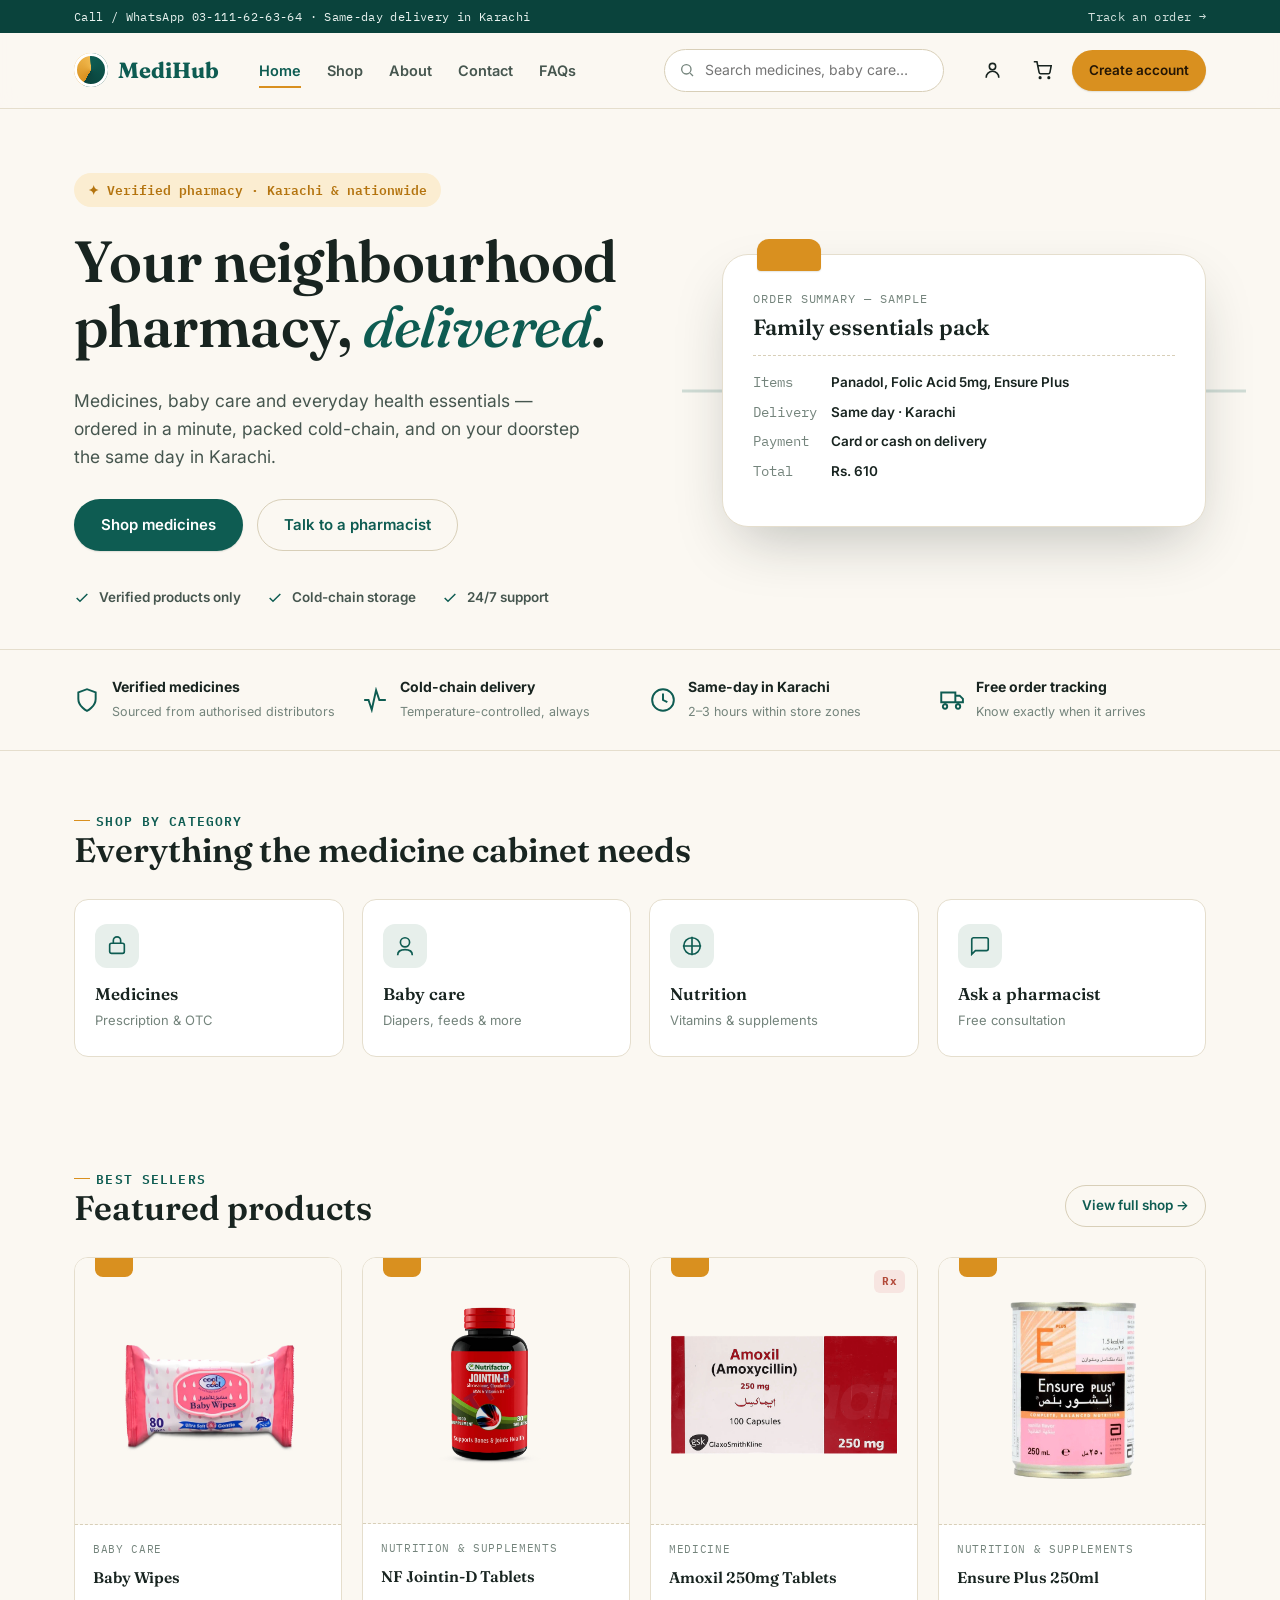
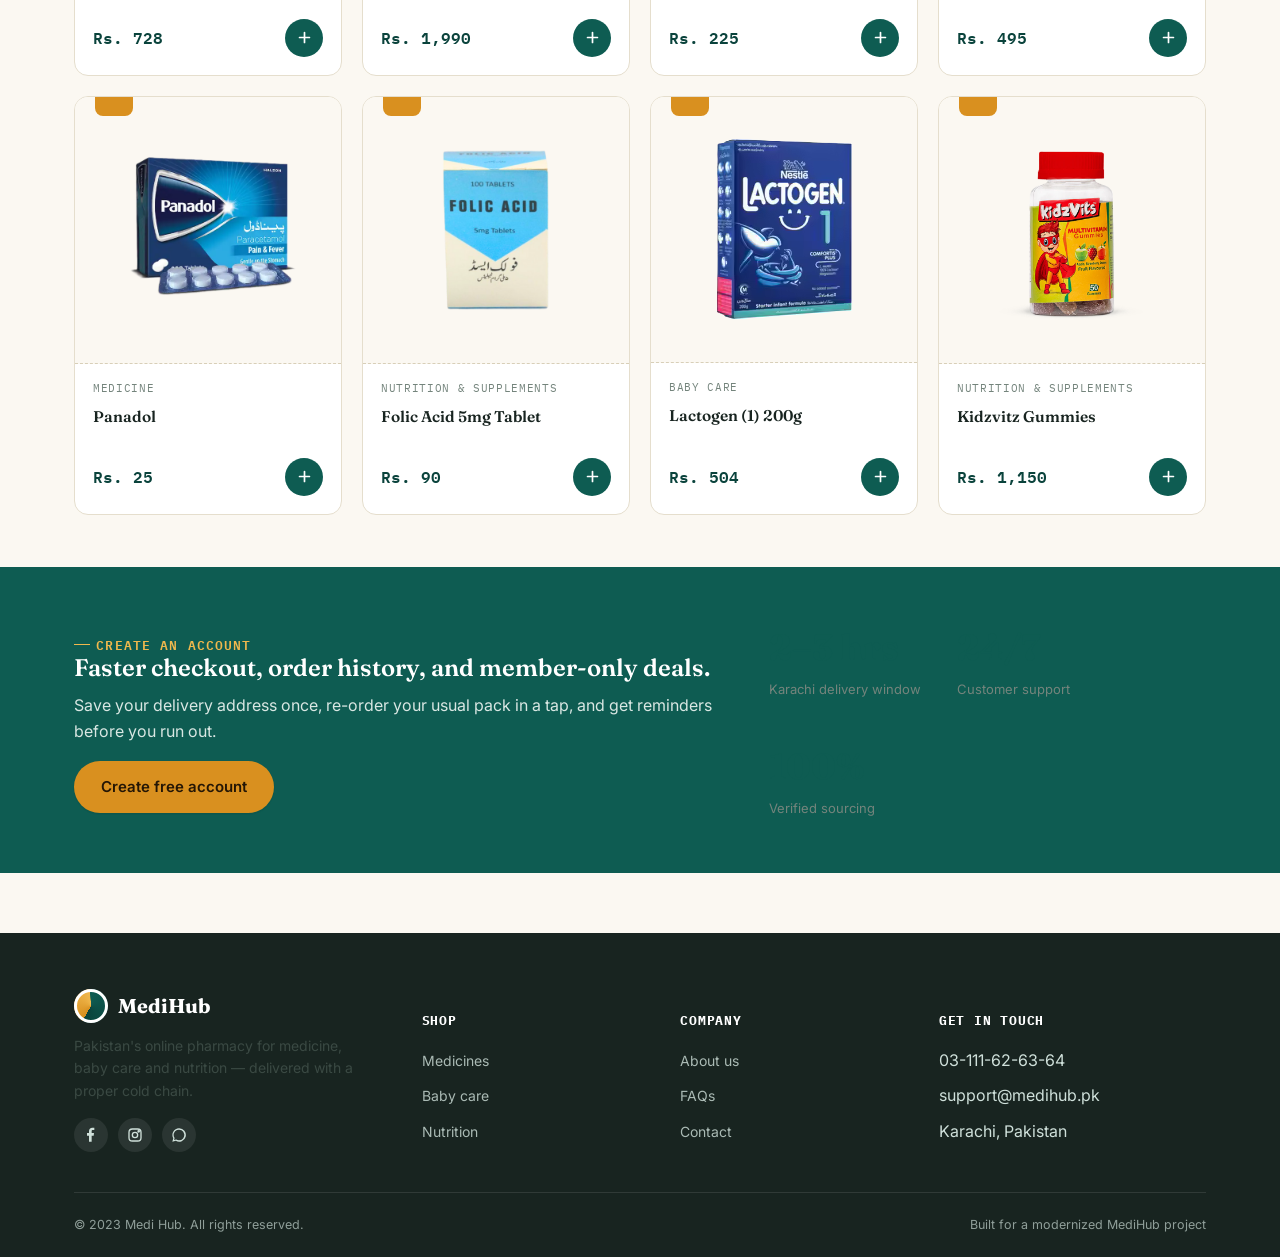
<file: index.html>
<!DOCTYPE html>
<html lang="en">
<head>
<meta charset="UTF-8">
<meta name="viewport" content="width=device-width, initial-scale=1.0">
<title>MediHub — Your Neighbourhood Pharmacy, Delivered</title>
<meta name="description" content="Order medicines, baby care and nutrition products online in Pakistan. Same-day delivery in Karachi, verified products, cold-chain storage.">
<link rel="stylesheet" href="css/styles.css">
</head>
<body>

<header class="site-header">
  <div class="nav-strip"><div class="wrap">
    <span>Call / WhatsApp 03-111-62-63-64 · Same-day delivery in Karachi</span>
    <a href="sign-in.html">Track an order →</a>
  </div></div>
  <div class="navbar wrap">
    <a href="index.html" class="brand"><span class="brand-mark" aria-hidden="true"></span>MediHub</a>
    <nav class="nav-links" aria-label="Primary">
      <a href="index.html" aria-current="page">Home</a>
      <a href="medicine.html">Shop</a>
      <a href="about.html">About</a>
      <a href="contact.html">Contact</a>
      <a href="faqs.html">FAQs</a>
    </nav>
    <form class="nav-search" role="search" onsubmit="return false;">
      <svg width="16" height="16" viewBox="0 0 24 24" fill="none" stroke="currentColor" stroke-width="2"><circle cx="11" cy="11" r="7"/><path d="M21 21l-4.3-4.3"/></svg>
      <input type="search" placeholder="Search medicines, baby care…" aria-label="Search products">
    </form>
    <div class="nav-actions">
      <a href="sign-in.html" class="icon-btn" aria-label="Account">
        <svg width="19" height="19" viewBox="0 0 24 24" fill="none" stroke="currentColor" stroke-width="2"><path d="M20 21a8 8 0 0 0-16 0"/><circle cx="12" cy="7" r="4"/></svg>
      </a>
      <a href="medicine.html" class="icon-btn" aria-label="Cart">
        <svg width="19" height="19" viewBox="0 0 24 24" fill="none" stroke="currentColor" stroke-width="2"><circle cx="9" cy="21" r="1"/><circle cx="20" cy="21" r="1"/><path d="M1 1h4l2.7 13.4a2 2 0 0 0 2 1.6h9.7a2 2 0 0 0 2-1.6L23 6H6"/></svg>
        <span class="cart-count" data-cart-count style="display:none">0</span>
      </a>
      <a href="sign-up.html" class="btn btn-amber btn-sm">Create account</a>
      <button class="icon-btn nav-toggle" data-nav-toggle aria-label="Open menu" aria-expanded="false">
        <svg width="20" height="20" viewBox="0 0 24 24" fill="none" stroke="currentColor" stroke-width="2"><path d="M3 6h18M3 12h18M3 18h18"/></svg>
      </button>
    </div>
  </div>
  <div class="mobile-panel" data-mobile-panel>
    <a href="index.html">Home</a>
    <a href="medicine.html">Shop</a>
    <a href="about.html">About</a>
    <a href="contact.html">Contact</a>
    <a href="faqs.html">FAQs</a>
    <a href="sign-in.html">Login</a>
    <a href="sign-up.html">Create account</a>
  </div>
</header>

<main>
  <section class="hero">
    <div class="wrap">
      <div>
        <span class="hero-badge">✦ Verified pharmacy · Karachi &amp; nationwide</span>
        <h1>Your neighbourhood pharmacy, <em>delivered</em>.</h1>
        <p class="hero-sub">Medicines, baby care and everyday health essentials — ordered in a minute, packed cold-chain, and on your doorstep the same day in Karachi.</p>
        <div class="hero-ctas">
          <a href="medicine.html" class="btn btn-primary">Shop medicines</a>
          <a href="contact.html" class="btn btn-ghost">Talk to a pharmacist</a>
        </div>
        <div class="trust-row">
          <span class="trust-item"><svg width="16" height="16" viewBox="0 0 24 24" fill="none" stroke="currentColor" stroke-width="2.2"><path d="M20 6 9 17l-5-5"/></svg>Verified products only</span>
          <span class="trust-item"><svg width="16" height="16" viewBox="0 0 24 24" fill="none" stroke="currentColor" stroke-width="2.2"><path d="M20 6 9 17l-5-5"/></svg>Cold-chain storage</span>
          <span class="trust-item"><svg width="16" height="16" viewBox="0 0 24 24" fill="none" stroke="currentColor" stroke-width="2.2"><path d="M20 6 9 17l-5-5"/></svg>24/7 support</span>
        </div>
      </div>
      <div class="hero-art">
        <svg class="pulse-line" viewBox="0 0 400 60" preserveAspectRatio="none" aria-hidden="true">
          <path d="M0 30 H140 L160 10 L180 50 L200 30 H400" fill="none" stroke="#0E5C52" stroke-width="2" opacity="0.35"/>
        </svg>
        <div class="label-hero">
          <p class="rx">Order summary — sample</p>
          <h3>Family essentials pack</h3>
          <hr class="divider">
          <dl>
            <dt>Items</dt><dd>Panadol, Folic Acid 5mg, Ensure Plus</dd>
            <dt>Delivery</dt><dd>Same day · Karachi</dd>
            <dt>Payment</dt><dd>Card or cash on delivery</dd>
            <dt>Total</dt><dd>Rs. 610</dd>
          </dl>
        </div>
      </div>
    </div>
  </section>

  <section class="trust-strip">
    <div class="wrap">
      <div class="item"><svg width="26" height="26" viewBox="0 0 24 24" fill="none" stroke="currentColor" stroke-width="1.8"><path d="M12 22s8-4 8-11V5l-8-3-8 3v6c0 7 8 11 8 11Z"/></svg><div><strong>Verified medicines</strong><span>Sourced from authorised distributors</span></div></div>
      <div class="item"><svg width="26" height="26" viewBox="0 0 24 24" fill="none" stroke="currentColor" stroke-width="1.8"><path d="M2 12h4l3 9 4-18 3 9h6"/></svg><div><strong>Cold-chain delivery</strong><span>Temperature-controlled, always</span></div></div>
      <div class="item"><svg width="26" height="26" viewBox="0 0 24 24" fill="none" stroke="currentColor" stroke-width="1.8"><circle cx="12" cy="12" r="10"/><path d="M12 6v6l4 2"/></svg><div><strong>Same-day in Karachi</strong><span>2–3 hours within store zones</span></div></div>
      <div class="item"><svg width="26" height="26" viewBox="0 0 24 24" fill="none" stroke="currentColor" stroke-width="1.8"><path d="M3 5h13v9H3zM16 8h4l3 3v3h-7zM6.5 20a2 2 0 1 0 0-4 2 2 0 0 0 0 4ZM18.5 20a2 2 0 1 0 0-4 2 2 0 0 0 0 4Z"/></svg><div><strong>Free order tracking</strong><span>Know exactly when it arrives</span></div></div>
    </div>
  </section>

  <section>
    <div class="wrap">
      <div class="section-head">
        <div>
          <span class="eyebrow">Shop by category</span>
          <h2>Everything the medicine cabinet needs</h2>
        </div>
      </div>
      <div class="cat-grid">
        <a class="cat-card" href="medicine.html">
          <span class="icon"><svg width="22" height="22" viewBox="0 0 24 24" fill="none" stroke="currentColor" stroke-width="1.8"><rect x="4" y="9" width="16" height="11" rx="2"/><path d="M8 9V6a4 4 0 0 1 8 0v3"/></svg></span>
          <h3>Medicines</h3><span>Prescription &amp; OTC</span>
        </a>
        <a class="cat-card" href="medicine.html">
          <span class="icon"><svg width="22" height="22" viewBox="0 0 24 24" fill="none" stroke="currentColor" stroke-width="1.8"><circle cx="12" cy="8" r="5"/><path d="M4 22c0-4 3.6-6 8-6s8 2 8 6"/></svg></span>
          <h3>Baby care</h3><span>Diapers, feeds &amp; more</span>
        </a>
        <a class="cat-card" href="medicine.html">
          <span class="icon"><svg width="22" height="22" viewBox="0 0 24 24" fill="none" stroke="currentColor" stroke-width="1.8"><path d="M12 2v20M2 12h20"/><circle cx="12" cy="12" r="9"/></svg></span>
          <h3>Nutrition</h3><span>Vitamins &amp; supplements</span>
        </a>
        <a class="cat-card" href="contact.html">
          <span class="icon"><svg width="22" height="22" viewBox="0 0 24 24" fill="none" stroke="currentColor" stroke-width="1.8"><path d="M21 15a2 2 0 0 1-2 2H7l-4 4V5a2 2 0 0 1 2-2h14a2 2 0 0 1 2 2Z"/></svg></span>
          <h3>Ask a pharmacist</h3><span>Free consultation</span>
        </a>
      </div>
    </div>
  </section>

  <section>
    <div class="wrap">
      <div class="section-head">
        <div>
          <span class="eyebrow">Best sellers</span>
          <h2>Featured products</h2>
        </div>
        <a href="medicine.html" class="btn btn-ghost btn-sm">View full shop →</a>
      </div>
      <div class="product-grid" data-featured-grid></div>
    </div>
  </section>

  <section class="band">
    <div class="wrap" style="display:grid; grid-template-columns:1.2fr .8fr; gap:40px; align-items:center;">
      <div>
        <span class="eyebrow">Create an account</span>
        <h2>Faster checkout, order history, and member-only deals.</h2>
        <p>Save your delivery address once, re-order your usual pack in a tap, and get reminders before you run out.</p>
        <a href="sign-up.html" class="btn btn-amber">Create free account</a>
      </div>
      <div class="stat-row">
        <div class="stat"><strong>2–3 hrs</strong><span>Karachi delivery window</span></div>
        <div class="stat"><strong>24/7</strong><span>Customer support</span></div>
        <div class="stat"><strong>100%</strong><span>Verified sourcing</span></div>
      </div>
    </div>
  </section>
</main>

<footer class="site-footer">
  <div class="wrap">
    <div class="footer-grid">
      <div>
        <div class="footer-brand"><span class="brand-mark" aria-hidden="true"></span>MediHub</div>
        <p style="opacity:.75; font-size:14px; max-width:32ch;">Pakistan's online pharmacy for medicine, baby care and nutrition — delivered with a proper cold chain.</p>
        <div class="social-row">
          <a href="#" aria-label="Facebook"><svg width="16" height="16" viewBox="0 0 24 24" fill="currentColor"><path d="M13 22v-9h3l.5-4H13V6.5c0-1.2.3-2 2-2h2V1.1C16.6 1 15.4 1 14 1c-3 0-5 1.8-5 5.2V9H6v4h3v9h4Z"/></svg></a>
          <a href="#" aria-label="Instagram"><svg width="16" height="16" viewBox="0 0 24 24" fill="none" stroke="currentColor" stroke-width="2"><rect x="3" y="3" width="18" height="18" rx="5"/><circle cx="12" cy="12" r="4"/><circle cx="17.5" cy="6.5" r="1"/></svg></a>
          <a href="#" aria-label="WhatsApp"><svg width="16" height="16" viewBox="0 0 24 24" fill="currentColor"><path d="M12 2a10 10 0 0 0-8.6 15L2 22l5.2-1.4A10 10 0 1 0 12 2Zm0 18a8 8 0 0 1-4.1-1.1l-.3-.2-3 .8.8-2.9-.2-.3A8 8 0 1 1 12 20Z"/></svg></a>
        </div>
      </div>
      <div class="footer-col">
        <h5>Shop</h5>
        <ul>
          <li><a href="medicine.html">Medicines</a></li>
          <li><a href="medicine.html">Baby care</a></li>
          <li><a href="medicine.html">Nutrition</a></li>
        </ul>
      </div>
      <div class="footer-col">
        <h5>Company</h5>
        <ul>
          <li><a href="about.html">About us</a></li>
          <li><a href="faqs.html">FAQs</a></li>
          <li><a href="contact.html">Contact</a></li>
        </ul>
      </div>
      <div class="footer-col">
        <h5>Get in touch</h5>
        <ul>
          <li>03-111-62-63-64</li>
          <li>support@medihub.pk</li>
          <li>Karachi, Pakistan</li>
        </ul>
      </div>
    </div>
    <div class="footer-bottom">
      <span>© 2023 Medi Hub. All rights reserved.</span>
      <span>Built for a modernized MediHub project</span>
    </div>
  </div>
</footer>

<script src="js/main.js"></script>
</body>
</html>
</file>
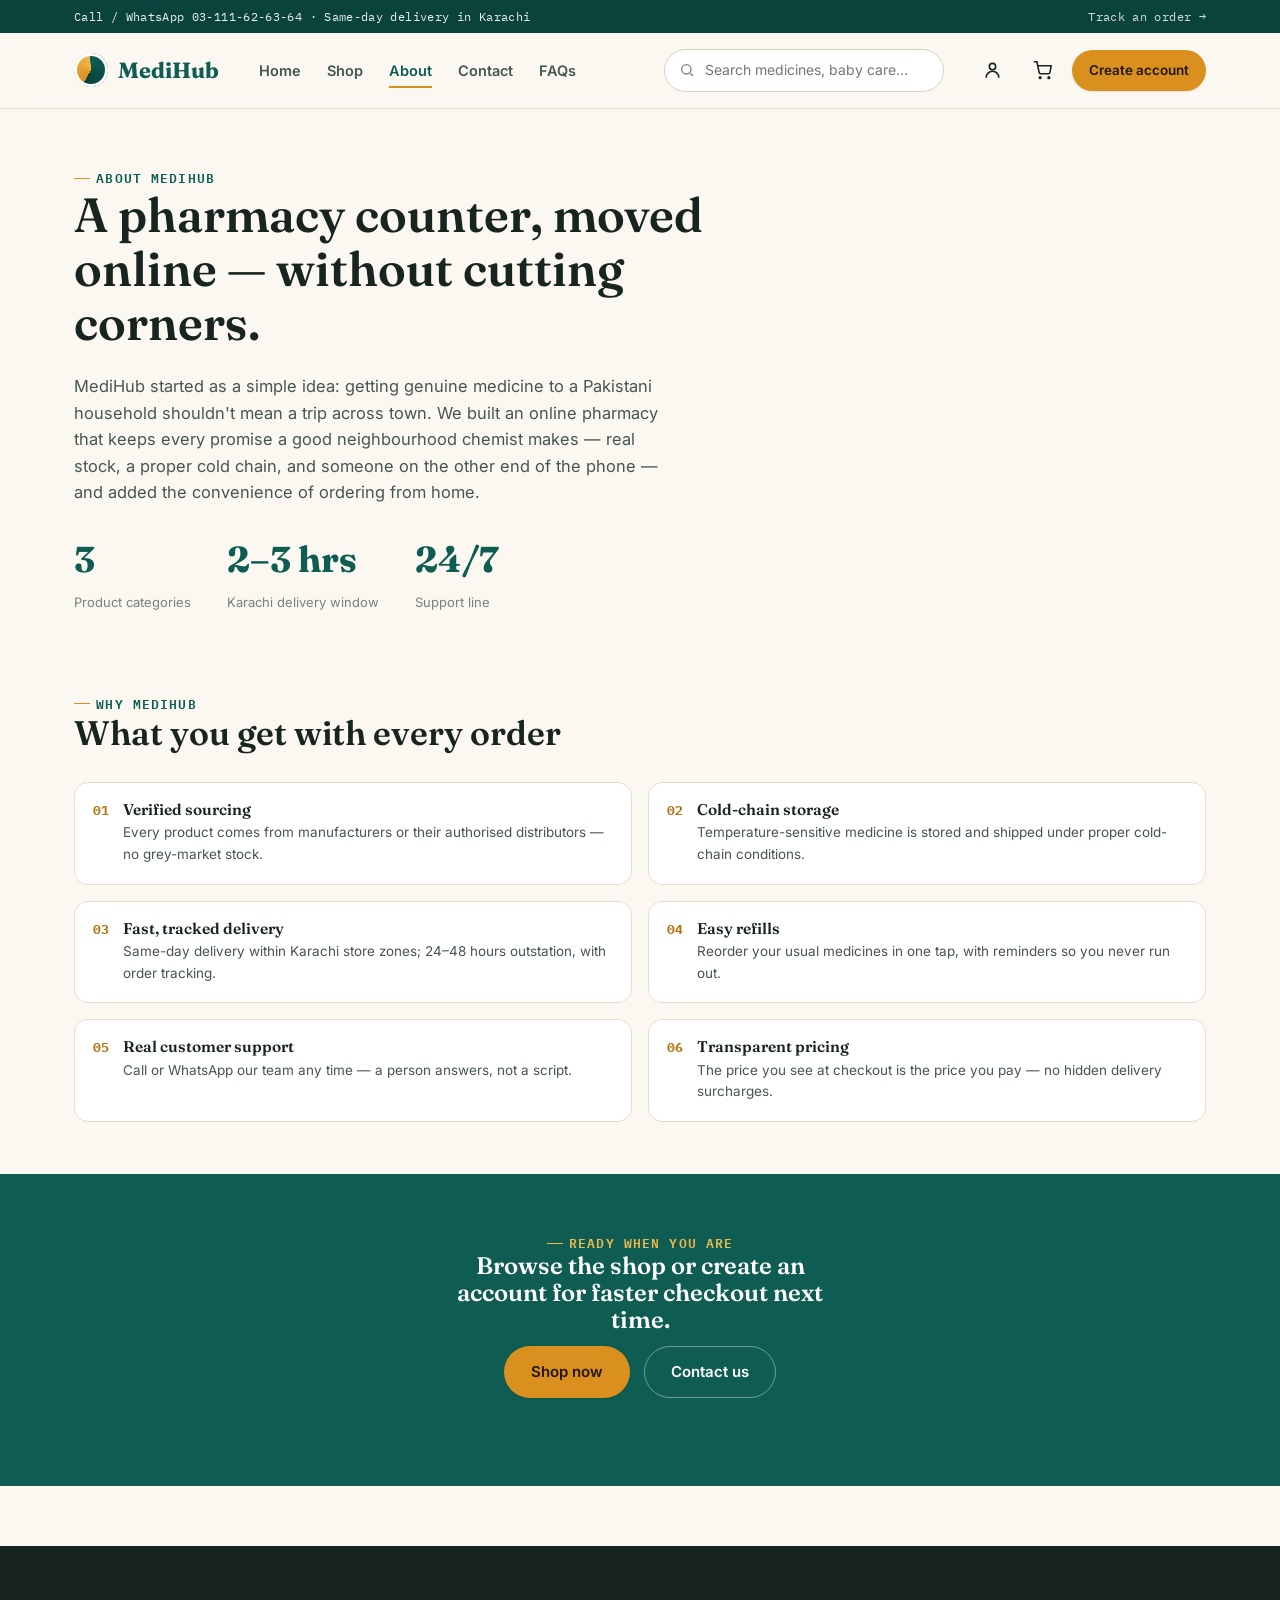
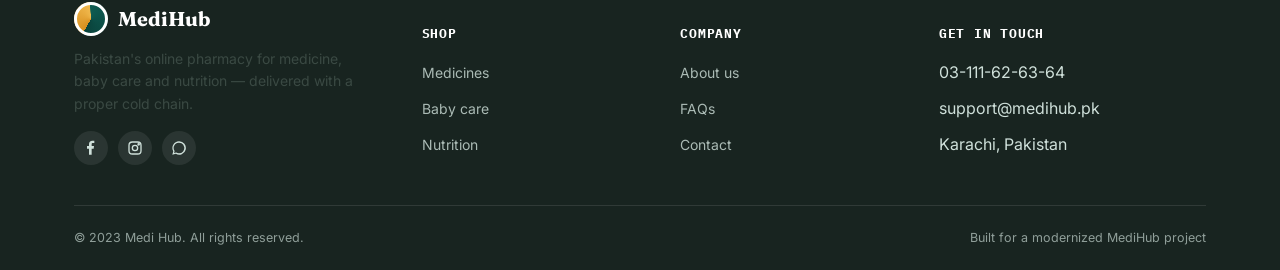
<file: about.html>
<!DOCTYPE html>
<html lang="en">
<head>
<meta charset="UTF-8">
<meta name="viewport" content="width=device-width, initial-scale=1.0">
<title>About Us — MediHub</title>
<link rel="stylesheet" href="css/styles.css">
</head>
<body>

<header class="site-header">
  <div class="nav-strip"><div class="wrap">
    <span>Call / WhatsApp 03-111-62-63-64 · Same-day delivery in Karachi</span>
    <a href="sign-in.html">Track an order →</a>
  </div></div>
  <div class="navbar wrap">
    <a href="index.html" class="brand"><span class="brand-mark" aria-hidden="true"></span>MediHub</a>
    <nav class="nav-links" aria-label="Primary">
      <a href="index.html">Home</a>
      <a href="medicine.html">Shop</a>
      <a href="about.html" aria-current="page">About</a>
      <a href="contact.html">Contact</a>
      <a href="faqs.html">FAQs</a>
    </nav>
    <form class="nav-search" role="search" onsubmit="return false;">
      <svg width="16" height="16" viewBox="0 0 24 24" fill="none" stroke="currentColor" stroke-width="2"><circle cx="11" cy="11" r="7"/><path d="M21 21l-4.3-4.3"/></svg>
      <input type="search" placeholder="Search medicines, baby care…" aria-label="Search products">
    </form>
    <div class="nav-actions">
      <a href="sign-in.html" class="icon-btn" aria-label="Account">
        <svg width="19" height="19" viewBox="0 0 24 24" fill="none" stroke="currentColor" stroke-width="2"><path d="M20 21a8 8 0 0 0-16 0"/><circle cx="12" cy="7" r="4"/></svg>
      </a>
      <a href="medicine.html" class="icon-btn" aria-label="Cart">
        <svg width="19" height="19" viewBox="0 0 24 24" fill="none" stroke="currentColor" stroke-width="2"><circle cx="9" cy="21" r="1"/><circle cx="20" cy="21" r="1"/><path d="M1 1h4l2.7 13.4a2 2 0 0 0 2 1.6h9.7a2 2 0 0 0 2-1.6L23 6H6"/></svg>
        <span class="cart-count" data-cart-count style="display:none">0</span>
      </a>
      <a href="sign-up.html" class="btn btn-amber btn-sm">Create account</a>
      <button class="icon-btn nav-toggle" data-nav-toggle aria-label="Open menu" aria-expanded="false">
        <svg width="20" height="20" viewBox="0 0 24 24" fill="none" stroke="currentColor" stroke-width="2"><path d="M3 6h18M3 12h18M3 18h18"/></svg>
      </button>
    </div>
  </div>
  <div class="mobile-panel" data-mobile-panel>
    <a href="index.html">Home</a>
    <a href="medicine.html">Shop</a>
    <a href="about.html">About</a>
    <a href="contact.html">Contact</a>
    <a href="faqs.html">FAQs</a>
    <a href="sign-in.html">Login</a>
    <a href="sign-up.html">Create account</a>
  </div>
</header>

<main>
  <section style="padding-bottom:20px;">
    <div class="wrap">
      <span class="eyebrow">About MediHub</span>
      <h1 style="font-size:clamp(30px,4.4vw,48px); max-width:22ch;">A pharmacy counter, moved online — without cutting corners.</h1>
      <p style="max-width:60ch; font-size:16.5px;">MediHub started as a simple idea: getting genuine medicine to a Pakistani household shouldn't mean a trip across town. We built an online pharmacy that keeps every promise a good neighbourhood chemist makes — real stock, a proper cold chain, and someone on the other end of the phone — and added the convenience of ordering from home.</p>
      <div class="stat-row" style="margin-top:26px;">
        <div class="stat"><strong>3</strong><span>Product categories</span></div>
        <div class="stat"><strong>2–3 hrs</strong><span>Karachi delivery window</span></div>
        <div class="stat"><strong>24/7</strong><span>Support line</span></div>
      </div>
    </div>
  </section>

  <section>
    <div class="wrap">
      <div class="section-head">
        <div><span class="eyebrow">Why MediHub</span><h2>What you get with every order</h2></div>
      </div>
      <div class="feature-list">
        <div class="feature-item"><span class="num">01</span><div><h4>Verified sourcing</h4><p>Every product comes from manufacturers or their authorised distributors — no grey-market stock.</p></div></div>
        <div class="feature-item"><span class="num">02</span><div><h4>Cold-chain storage</h4><p>Temperature-sensitive medicine is stored and shipped under proper cold-chain conditions.</p></div></div>
        <div class="feature-item"><span class="num">03</span><div><h4>Fast, tracked delivery</h4><p>Same-day delivery within Karachi store zones; 24–48 hours outstation, with order tracking.</p></div></div>
        <div class="feature-item"><span class="num">04</span><div><h4>Easy refills</h4><p>Reorder your usual medicines in one tap, with reminders so you never run out.</p></div></div>
        <div class="feature-item"><span class="num">05</span><div><h4>Real customer support</h4><p>Call or WhatsApp our team any time — a person answers, not a script.</p></div></div>
        <div class="feature-item"><span class="num">06</span><div><h4>Transparent pricing</h4><p>The price you see at checkout is the price you pay — no hidden delivery surcharges.</p></div></div>
      </div>
    </div>
  </section>

  <section class="band">
    <div class="wrap center">
      <span class="eyebrow" style="justify-content:center;">Ready when you are</span>
      <h2 style="max-width:26ch; margin-left:auto; margin-right:auto;">Browse the shop or create an account for faster checkout next time.</h2>
      <div class="hero-ctas" style="justify-content:center; margin-top:10px;">
        <a href="medicine.html" class="btn btn-amber">Shop now</a>
        <a href="contact.html" class="btn btn-ghost" style="color:#fff; border-color:rgba(255,255,255,.4);">Contact us</a>
      </div>
    </div>
  </section>
</main>

<footer class="site-footer">
  <div class="wrap">
    <div class="footer-grid">
      <div>
        <div class="footer-brand"><span class="brand-mark" aria-hidden="true"></span>MediHub</div>
        <p style="opacity:.75; font-size:14px; max-width:32ch;">Pakistan's online pharmacy for medicine, baby care and nutrition — delivered with a proper cold chain.</p>
        <div class="social-row">
          <a href="#" aria-label="Facebook"><svg width="16" height="16" viewBox="0 0 24 24" fill="currentColor"><path d="M13 22v-9h3l.5-4H13V6.5c0-1.2.3-2 2-2h2V1.1C16.6 1 15.4 1 14 1c-3 0-5 1.8-5 5.2V9H6v4h3v9h4Z"/></svg></a>
          <a href="#" aria-label="Instagram"><svg width="16" height="16" viewBox="0 0 24 24" fill="none" stroke="currentColor" stroke-width="2"><rect x="3" y="3" width="18" height="18" rx="5"/><circle cx="12" cy="12" r="4"/><circle cx="17.5" cy="6.5" r="1"/></svg></a>
          <a href="#" aria-label="WhatsApp"><svg width="16" height="16" viewBox="0 0 24 24" fill="currentColor"><path d="M12 2a10 10 0 0 0-8.6 15L2 22l5.2-1.4A10 10 0 1 0 12 2Zm0 18a8 8 0 0 1-4.1-1.1l-.3-.2-3 .8.8-2.9-.2-.3A8 8 0 1 1 12 20Z"/></svg></a>
        </div>
      </div>
      <div class="footer-col">
        <h5>Shop</h5>
        <ul>
          <li><a href="medicine.html">Medicines</a></li>
          <li><a href="medicine.html">Baby care</a></li>
          <li><a href="medicine.html">Nutrition</a></li>
        </ul>
      </div>
      <div class="footer-col">
        <h5>Company</h5>
        <ul>
          <li><a href="about.html">About us</a></li>
          <li><a href="faqs.html">FAQs</a></li>
          <li><a href="contact.html">Contact</a></li>
        </ul>
      </div>
      <div class="footer-col">
        <h5>Get in touch</h5>
        <ul>
          <li>03-111-62-63-64</li>
          <li>support@medihub.pk</li>
          <li>Karachi, Pakistan</li>
        </ul>
      </div>
    </div>
    <div class="footer-bottom">
      <span>© 2023 Medi Hub. All rights reserved.</span>
      <span>Built for a modernized MediHub project</span>
    </div>
  </div>
</footer>

<script src="js/main.js"></script>
</body>
</html>
</file>
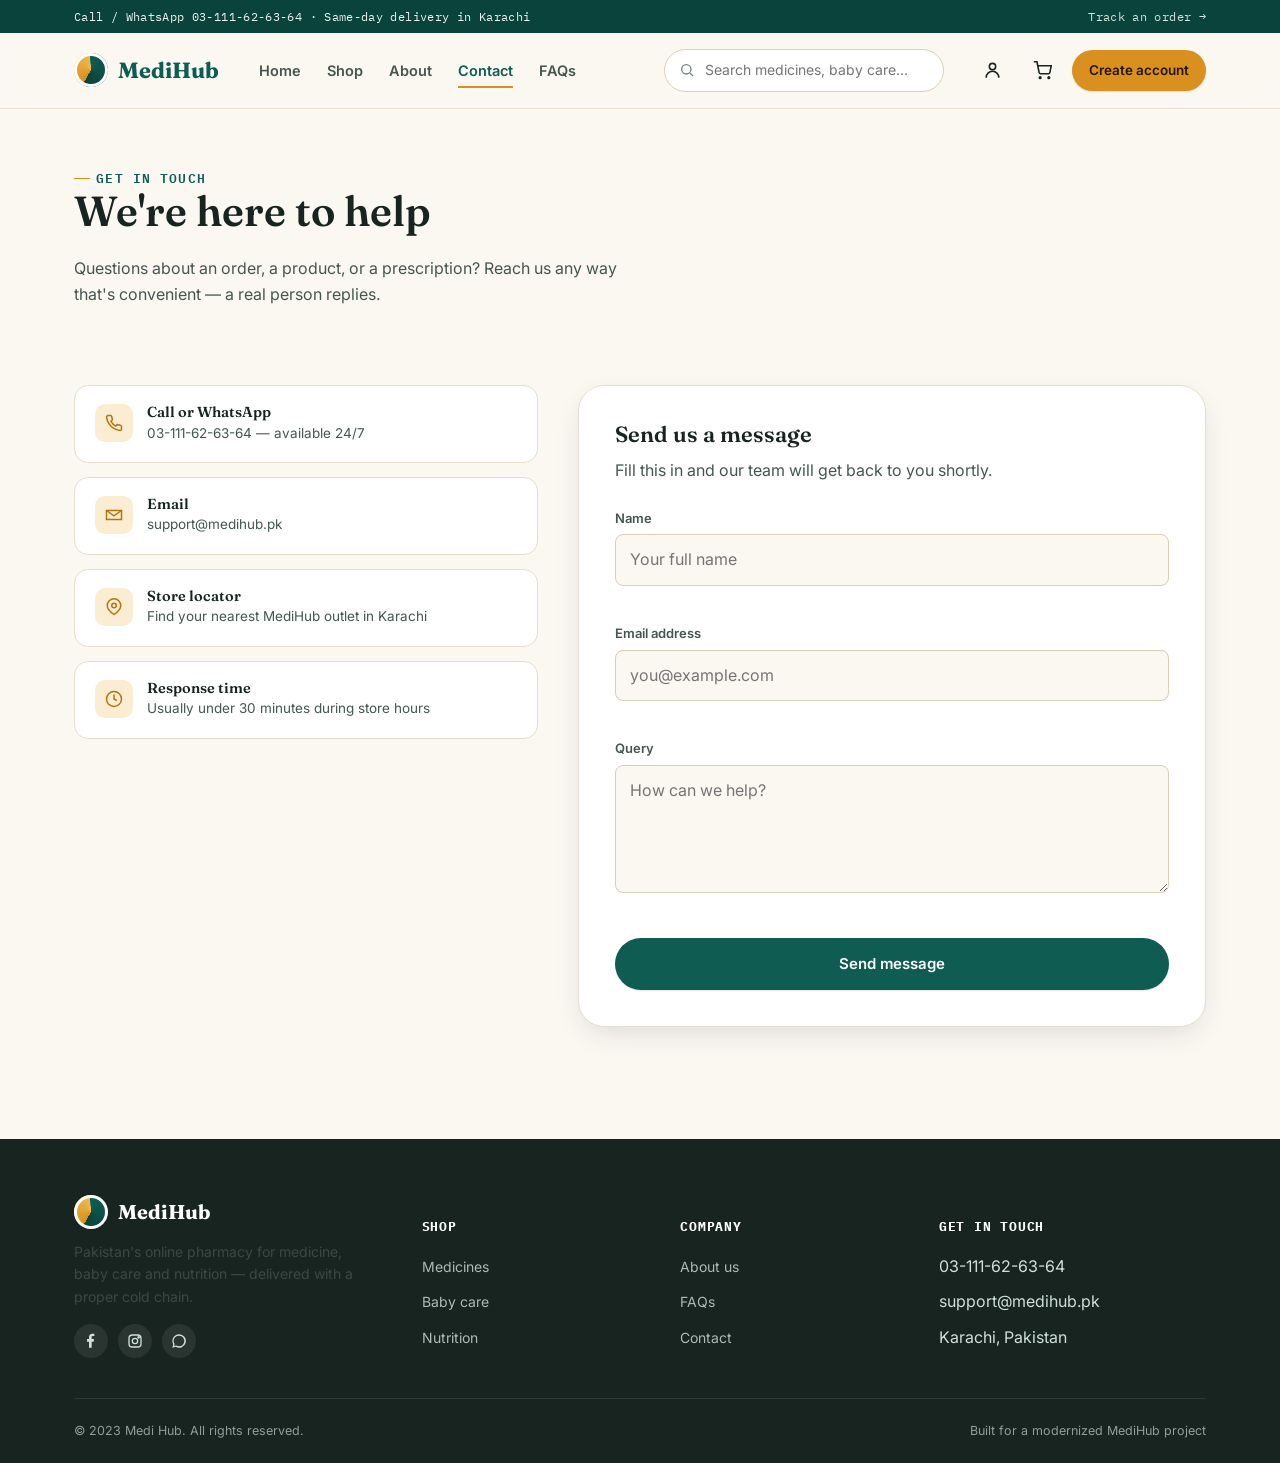
<file: contact.html>
<!DOCTYPE html>
<html lang="en">
<head>
<meta charset="UTF-8">
<meta name="viewport" content="width=device-width, initial-scale=1.0">
<title>Contact Us — MediHub</title>
<link rel="stylesheet" href="css/styles.css">
</head>
<body>

<header class="site-header">
  <div class="nav-strip"><div class="wrap">
    <span>Call / WhatsApp 03-111-62-63-64 · Same-day delivery in Karachi</span>
    <a href="sign-in.html">Track an order →</a>
  </div></div>
  <div class="navbar wrap">
    <a href="index.html" class="brand"><span class="brand-mark" aria-hidden="true"></span>MediHub</a>
    <nav class="nav-links" aria-label="Primary">
      <a href="index.html">Home</a>
      <a href="medicine.html">Shop</a>
      <a href="about.html">About</a>
      <a href="contact.html" aria-current="page">Contact</a>
      <a href="faqs.html">FAQs</a>
    </nav>
    <form class="nav-search" role="search" onsubmit="return false;">
      <svg width="16" height="16" viewBox="0 0 24 24" fill="none" stroke="currentColor" stroke-width="2"><circle cx="11" cy="11" r="7"/><path d="M21 21l-4.3-4.3"/></svg>
      <input type="search" placeholder="Search medicines, baby care…" aria-label="Search products">
    </form>
    <div class="nav-actions">
      <a href="sign-in.html" class="icon-btn" aria-label="Account">
        <svg width="19" height="19" viewBox="0 0 24 24" fill="none" stroke="currentColor" stroke-width="2"><path d="M20 21a8 8 0 0 0-16 0"/><circle cx="12" cy="7" r="4"/></svg>
      </a>
      <a href="medicine.html" class="icon-btn" aria-label="Cart">
        <svg width="19" height="19" viewBox="0 0 24 24" fill="none" stroke="currentColor" stroke-width="2"><circle cx="9" cy="21" r="1"/><circle cx="20" cy="21" r="1"/><path d="M1 1h4l2.7 13.4a2 2 0 0 0 2 1.6h9.7a2 2 0 0 0 2-1.6L23 6H6"/></svg>
        <span class="cart-count" data-cart-count style="display:none">0</span>
      </a>
      <a href="sign-up.html" class="btn btn-amber btn-sm">Create account</a>
      <button class="icon-btn nav-toggle" data-nav-toggle aria-label="Open menu" aria-expanded="false">
        <svg width="20" height="20" viewBox="0 0 24 24" fill="none" stroke="currentColor" stroke-width="2"><path d="M3 6h18M3 12h18M3 18h18"/></svg>
      </button>
    </div>
  </div>
  <div class="mobile-panel" data-mobile-panel>
    <a href="index.html">Home</a>
    <a href="medicine.html">Shop</a>
    <a href="about.html">About</a>
    <a href="contact.html">Contact</a>
    <a href="faqs.html">FAQs</a>
    <a href="sign-in.html">Login</a>
    <a href="sign-up.html">Create account</a>
  </div>
</header>

<main>
  <section style="padding-bottom:10px;">
    <div class="wrap">
      <span class="eyebrow">Get in touch</span>
      <h1 style="font-size:clamp(28px,4vw,42px);">We're here to help</h1>
      <p style="max-width:56ch;">Questions about an order, a product, or a prescription? Reach us any way that's convenient — a real person replies.</p>
    </div>
  </section>

  <section>
    <div class="wrap contact-grid">
      <div class="contact-cards">
        <div class="contact-card">
          <span class="icon"><svg width="18" height="18" viewBox="0 0 24 24" fill="none" stroke="currentColor" stroke-width="2"><path d="M22 16.9v3a2 2 0 0 1-2.2 2 19.8 19.8 0 0 1-8.6-3.1 19.5 19.5 0 0 1-6-6 19.8 19.8 0 0 1-3.1-8.6A2 2 0 0 1 4.1 2h3a2 2 0 0 1 2 1.7c.1.9.3 1.9.6 2.7a2 2 0 0 1-.5 2.1L8 9.7a16 16 0 0 0 6.3 6.3l1.2-1.2a2 2 0 0 1 2.1-.5c.9.3 1.8.5 2.7.6a2 2 0 0 1 1.7 2Z"/></svg></span>
          <div><h4>Call or WhatsApp</h4><p>03-111-62-63-64 — available 24/7</p></div>
        </div>
        <div class="contact-card">
          <span class="icon"><svg width="18" height="18" viewBox="0 0 24 24" fill="none" stroke="currentColor" stroke-width="2"><path d="M4 4h16v16H4Z" opacity="0"/><path d="M22 6 12 13 2 6"/><path d="M2 6h20v12H2Z"/></svg></span>
          <div><h4>Email</h4><p>support@medihub.pk</p></div>
        </div>
        <div class="contact-card">
          <span class="icon"><svg width="18" height="18" viewBox="0 0 24 24" fill="none" stroke="currentColor" stroke-width="2"><path d="M21 10c0 6-9 12-9 12s-9-6-9-12a9 9 0 0 1 18 0Z"/><circle cx="12" cy="10" r="3"/></svg></span>
          <div><h4>Store locator</h4><p>Find your nearest MediHub outlet in Karachi</p></div>
        </div>
        <div class="contact-card">
          <span class="icon"><svg width="18" height="18" viewBox="0 0 24 24" fill="none" stroke="currentColor" stroke-width="2"><circle cx="12" cy="12" r="10"/><path d="M12 6v6l4 2"/></svg></span>
          <div><h4>Response time</h4><p>Usually under 30 minutes during store hours</p></div>
        </div>
      </div>

      <div class="contact-form-card">
        <h2 style="font-size:22px;">Send us a message</h2>
        <p style="margin-bottom:24px;">Fill this in and our team will get back to you shortly.</p>

        <form data-contact-form novalidate>
          <div class="field">
            <label for="c-name">Name</label>
            <input id="c-name" name="name" type="text" placeholder="Your full name" required>
            <p class="field-msg"></p>
          </div>
          <div class="field">
            <label for="c-email">Email address</label>
            <input id="c-email" name="email" type="email" placeholder="you@example.com" required>
            <p class="field-msg"></p>
          </div>
          <div class="field">
            <label for="c-query">Query</label>
            <textarea id="c-query" name="query" rows="4" placeholder="How can we help?" required></textarea>
            <p class="field-msg"></p>
          </div>
          <button type="submit" class="btn btn-primary btn-block">Send message</button>
        </form>

        <div class="form-success" data-form-success>
          <div class="check-circle"><svg width="26" height="26" viewBox="0 0 24 24" fill="none" stroke="currentColor" stroke-width="2.4"><path d="M20 6 9 17l-5-5"/></svg></div>
          <h3 style="font-size:19px;">Message sent</h3>
          <p>Thanks for reaching out — we'll reply within 30 minutes during store hours.</p>
        </div>
      </div>
    </div>
  </section>
</main>

<footer class="site-footer">
  <div class="wrap">
    <div class="footer-grid">
      <div>
        <div class="footer-brand"><span class="brand-mark" aria-hidden="true"></span>MediHub</div>
        <p style="opacity:.75; font-size:14px; max-width:32ch;">Pakistan's online pharmacy for medicine, baby care and nutrition — delivered with a proper cold chain.</p>
        <div class="social-row">
          <a href="#" aria-label="Facebook"><svg width="16" height="16" viewBox="0 0 24 24" fill="currentColor"><path d="M13 22v-9h3l.5-4H13V6.5c0-1.2.3-2 2-2h2V1.1C16.6 1 15.4 1 14 1c-3 0-5 1.8-5 5.2V9H6v4h3v9h4Z"/></svg></a>
          <a href="#" aria-label="Instagram"><svg width="16" height="16" viewBox="0 0 24 24" fill="none" stroke="currentColor" stroke-width="2"><rect x="3" y="3" width="18" height="18" rx="5"/><circle cx="12" cy="12" r="4"/><circle cx="17.5" cy="6.5" r="1"/></svg></a>
          <a href="#" aria-label="WhatsApp"><svg width="16" height="16" viewBox="0 0 24 24" fill="currentColor"><path d="M12 2a10 10 0 0 0-8.6 15L2 22l5.2-1.4A10 10 0 1 0 12 2Zm0 18a8 8 0 0 1-4.1-1.1l-.3-.2-3 .8.8-2.9-.2-.3A8 8 0 1 1 12 20Z"/></svg></a>
        </div>
      </div>
      <div class="footer-col">
        <h5>Shop</h5>
        <ul>
          <li><a href="medicine.html">Medicines</a></li>
          <li><a href="medicine.html">Baby care</a></li>
          <li><a href="medicine.html">Nutrition</a></li>
        </ul>
      </div>
      <div class="footer-col">
        <h5>Company</h5>
        <ul>
          <li><a href="about.html">About us</a></li>
          <li><a href="faqs.html">FAQs</a></li>
          <li><a href="contact.html">Contact</a></li>
        </ul>
      </div>
      <div class="footer-col">
        <h5>Get in touch</h5>
        <ul>
          <li>03-111-62-63-64</li>
          <li>support@medihub.pk</li>
          <li>Karachi, Pakistan</li>
        </ul>
      </div>
    </div>
    <div class="footer-bottom">
      <span>© 2023 Medi Hub. All rights reserved.</span>
      <span>Built for a modernized MediHub project</span>
    </div>
  </div>
</footer>

<script src="js/main.js"></script>
</body>
</html>
</file>
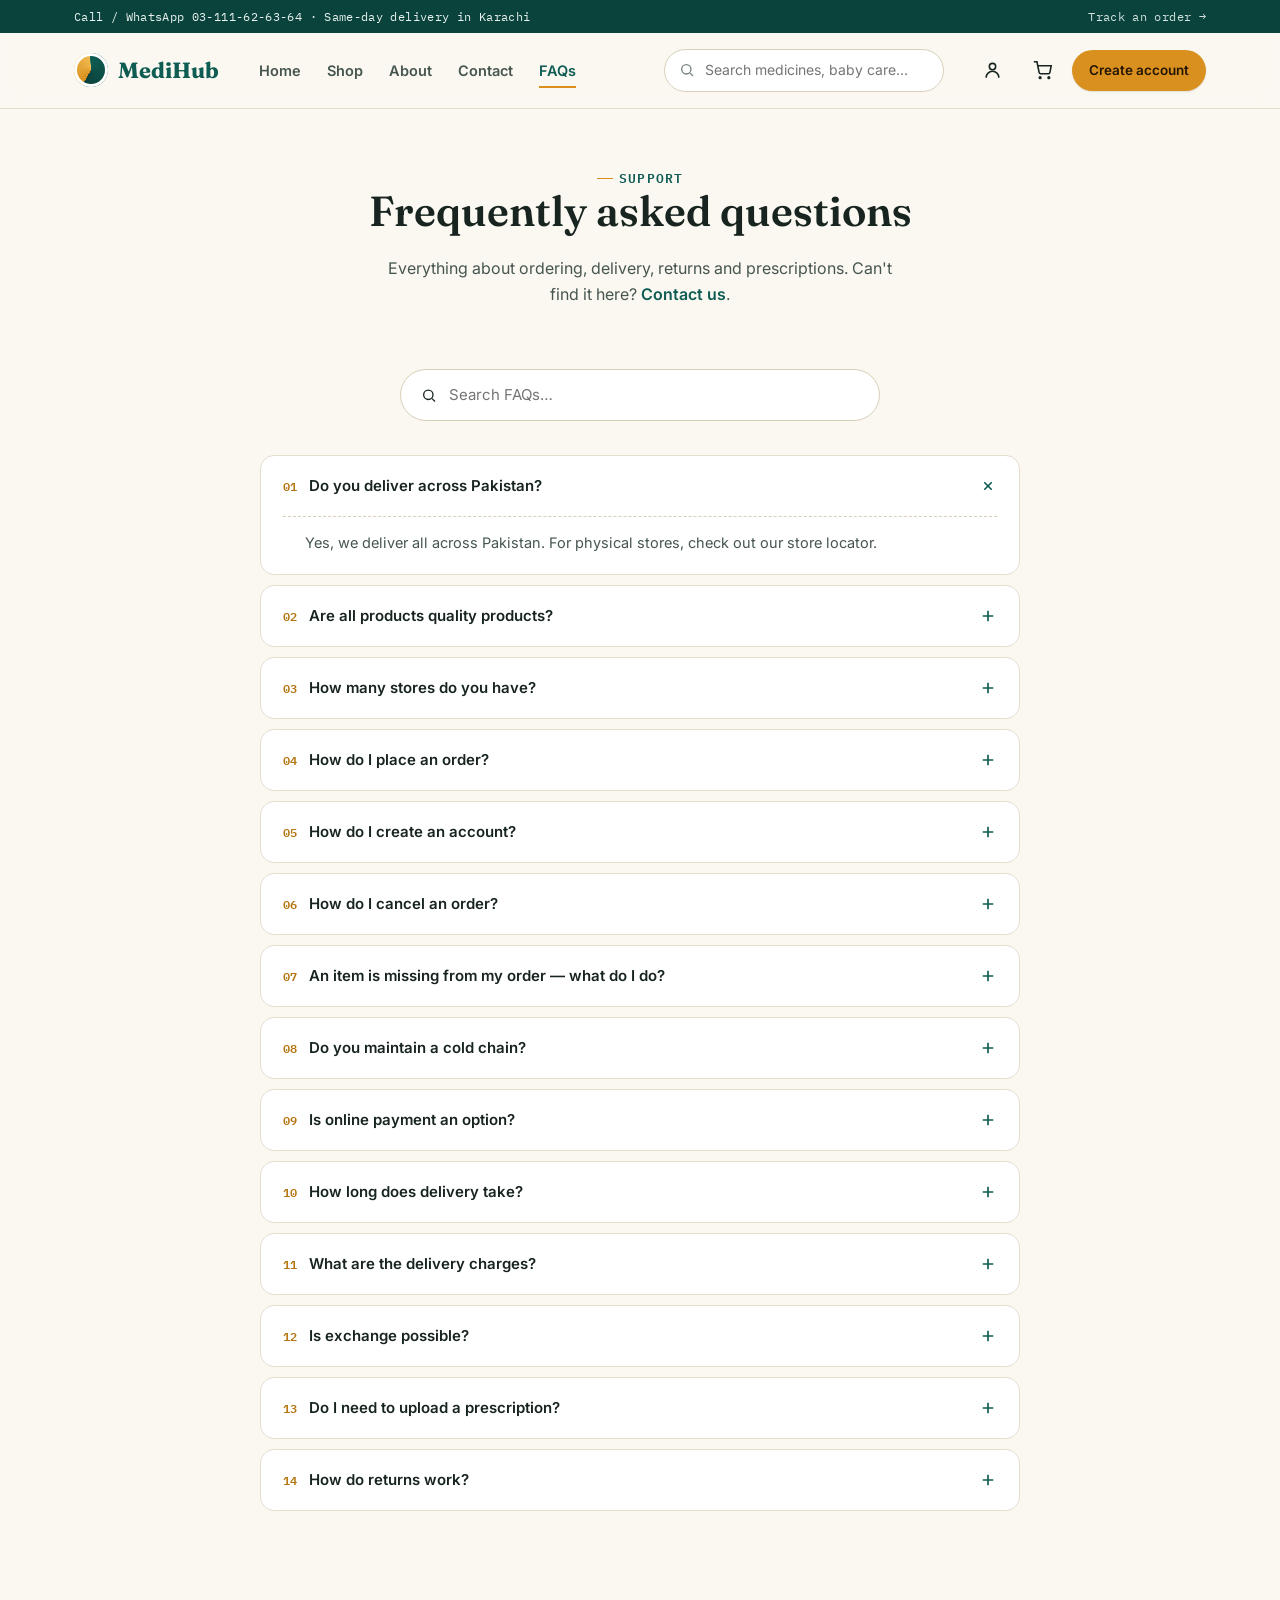
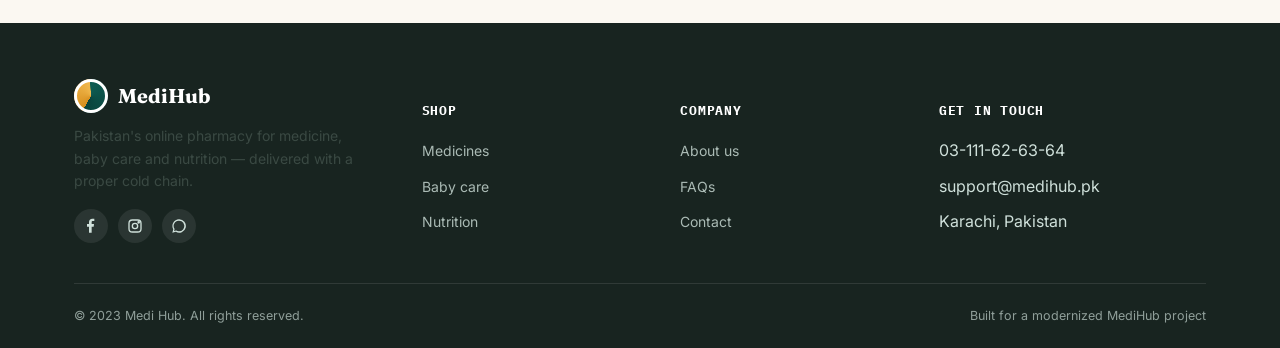
<file: faqs.html>
<!DOCTYPE html>
<html lang="en">
<head>
<meta charset="UTF-8">
<meta name="viewport" content="width=device-width, initial-scale=1.0">
<title>FAQs — MediHub</title>
<link rel="stylesheet" href="css/styles.css">
</head>
<body>

<header class="site-header">
  <div class="nav-strip"><div class="wrap">
    <span>Call / WhatsApp 03-111-62-63-64 · Same-day delivery in Karachi</span>
    <a href="sign-in.html">Track an order →</a>
  </div></div>
  <div class="navbar wrap">
    <a href="index.html" class="brand"><span class="brand-mark" aria-hidden="true"></span>MediHub</a>
    <nav class="nav-links" aria-label="Primary">
      <a href="index.html">Home</a>
      <a href="medicine.html">Shop</a>
      <a href="about.html">About</a>
      <a href="contact.html">Contact</a>
      <a href="faqs.html" aria-current="page">FAQs</a>
    </nav>
    <form class="nav-search" role="search" onsubmit="return false;">
      <svg width="16" height="16" viewBox="0 0 24 24" fill="none" stroke="currentColor" stroke-width="2"><circle cx="11" cy="11" r="7"/><path d="M21 21l-4.3-4.3"/></svg>
      <input type="search" placeholder="Search medicines, baby care…" aria-label="Search products">
    </form>
    <div class="nav-actions">
      <a href="sign-in.html" class="icon-btn" aria-label="Account">
        <svg width="19" height="19" viewBox="0 0 24 24" fill="none" stroke="currentColor" stroke-width="2"><path d="M20 21a8 8 0 0 0-16 0"/><circle cx="12" cy="7" r="4"/></svg>
      </a>
      <a href="medicine.html" class="icon-btn" aria-label="Cart">
        <svg width="19" height="19" viewBox="0 0 24 24" fill="none" stroke="currentColor" stroke-width="2"><circle cx="9" cy="21" r="1"/><circle cx="20" cy="21" r="1"/><path d="M1 1h4l2.7 13.4a2 2 0 0 0 2 1.6h9.7a2 2 0 0 0 2-1.6L23 6H6"/></svg>
        <span class="cart-count" data-cart-count style="display:none">0</span>
      </a>
      <a href="sign-up.html" class="btn btn-amber btn-sm">Create account</a>
      <button class="icon-btn nav-toggle" data-nav-toggle aria-label="Open menu" aria-expanded="false">
        <svg width="20" height="20" viewBox="0 0 24 24" fill="none" stroke="currentColor" stroke-width="2"><path d="M3 6h18M3 12h18M3 18h18"/></svg>
      </button>
    </div>
  </div>
  <div class="mobile-panel" data-mobile-panel>
    <a href="index.html">Home</a>
    <a href="medicine.html">Shop</a>
    <a href="about.html">About</a>
    <a href="contact.html">Contact</a>
    <a href="faqs.html">FAQs</a>
    <a href="sign-in.html">Login</a>
    <a href="sign-up.html">Create account</a>
  </div>
</header>

<main>
  <section style="padding-bottom:10px;">
    <div class="wrap center">
      <span class="eyebrow" style="justify-content:center;">Support</span>
      <h1 style="font-size:clamp(28px,4vw,42px);">Frequently asked questions</h1>
      <p style="max-width:52ch; margin:0 auto;">Everything about ordering, delivery, returns and prescriptions. Can't find it here? <a href="contact.html" style="color:var(--primary); font-weight:600;">Contact us</a>.</p>
    </div>
  </section>

  <section>
    <div class="wrap">
      <div class="faq-search">
        <svg width="17" height="17" viewBox="0 0 24 24" fill="none" stroke="currentColor" stroke-width="2"><circle cx="11" cy="11" r="7"/><path d="M21 21l-4.3-4.3"/></svg>
        <input type="search" placeholder="Search FAQs…" data-faq-search aria-label="Search FAQs">
      </div>

      <div class="faq-list" data-faq-list>

        <div class="faq-item" data-open="true">
          <button class="faq-q" aria-expanded="true"><span><span class="num">01</span>Do you deliver across Pakistan?</span><svg class="plus" width="18" height="18" viewBox="0 0 24 24" fill="none" stroke="currentColor" stroke-width="2.2"><path d="M12 5v14M5 12h14"/></svg></button>
          <div class="faq-a"><p class="faq-a-inner">Yes, we deliver all across Pakistan. For physical stores, check out our store locator.</p></div>
        </div>

        <div class="faq-item" data-open="false">
          <button class="faq-q" aria-expanded="false"><span><span class="num">02</span>Are all products quality products?</span><svg class="plus" width="18" height="18" viewBox="0 0 24 24" fill="none" stroke="currentColor" stroke-width="2.2"><path d="M12 5v14M5 12h14"/></svg></button>
          <div class="faq-a"><p class="faq-a-inner">Yes. Every product is sourced from manufacturers or their authorised distributors. We maintain the cold chain, and our inventory system prevents any fake or expired product from being sold through our outlets or delivery channel.</p></div>
        </div>

        <div class="faq-item" data-open="false">
          <button class="faq-q" aria-expanded="false"><span><span class="num">03</span>How many stores do you have?</span><svg class="plus" width="18" height="18" viewBox="0 0 24 24" fill="none" stroke="currentColor" stroke-width="2.2"><path d="M12 5v14M5 12h14"/></svg></button>
          <div class="faq-a"><p class="faq-a-inner">Please check out our store locator for the full, up-to-date list.</p></div>
        </div>

        <div class="faq-item" data-open="false">
          <button class="faq-q" aria-expanded="false"><span><span class="num">04</span>How do I place an order?</span><svg class="plus" width="18" height="18" viewBox="0 0 24 24" fill="none" stroke="currentColor" stroke-width="2.2"><path d="M12 5v14M5 12h14"/></svg></button>
          <div class="faq-a"><p class="faq-a-inner">Call or WhatsApp us at 03-111-62-63-64, or place your order directly through our website or the MediHub app.</p></div>
        </div>

        <div class="faq-item" data-open="false">
          <button class="faq-q" aria-expanded="false"><span><span class="num">05</span>How do I create an account?</span><svg class="plus" width="18" height="18" viewBox="0 0 24 24" fill="none" stroke="currentColor" stroke-width="2.2"><path d="M12 5v14M5 12h14"/></svg></button>
          <div class="faq-a"><p class="faq-a-inner">Go to Create Account and sign up in a minute. An account gets you faster re-ordering, order history, and access to member discounts.</p></div>
        </div>

        <div class="faq-item" data-open="false">
          <button class="faq-q" aria-expanded="false"><span><span class="num">06</span>How do I cancel an order?</span><svg class="plus" width="18" height="18" viewBox="0 0 24 24" fill="none" stroke="currentColor" stroke-width="2.2"><path d="M12 5v14M5 12h14"/></svg></button>
          <div class="faq-a"><p class="faq-a-inner">Call our support line at 03-111-62-63-64. Orders are automatically cancelled within 30 minutes if not yet confirmed.</p></div>
        </div>

        <div class="faq-item" data-open="false">
          <button class="faq-q" aria-expanded="false"><span><span class="num">07</span>An item is missing from my order — what do I do?</span><svg class="plus" width="18" height="18" viewBox="0 0 24 24" fill="none" stroke="currentColor" stroke-width="2.2"><path d="M12 5v14M5 12h14"/></svg></button>
          <div class="faq-a"><p class="faq-a-inner">Double-check your full order first, then contact us through the website and our team will sort it out.</p></div>
        </div>

        <div class="faq-item" data-open="false">
          <button class="faq-q" aria-expanded="false"><span><span class="num">08</span>Do you maintain a cold chain?</span><svg class="plus" width="18" height="18" viewBox="0 0 24 24" fill="none" stroke="currentColor" stroke-width="2.2"><path d="M12 5v14M5 12h14"/></svg></button>
          <div class="faq-a"><p class="faq-a-inner">Yes — all products are stored in a dedicated warehouse with cold-chain facilities, and delivered with the necessary temperature controls so they reach you safely.</p></div>
        </div>

        <div class="faq-item" data-open="false">
          <button class="faq-q" aria-expanded="false"><span><span class="num">09</span>Is online payment an option?</span><svg class="plus" width="18" height="18" viewBox="0 0 24 24" fill="none" stroke="currentColor" stroke-width="2.2"><path d="M12 5v14M5 12h14"/></svg></button>
          <div class="faq-a"><p class="faq-a-inner">Yes, you can pay by credit or debit card, in addition to cash on delivery.</p></div>
        </div>

        <div class="faq-item" data-open="false">
          <button class="faq-q" aria-expanded="false"><span><span class="num">10</span>How long does delivery take?</span><svg class="plus" width="18" height="18" viewBox="0 0 24 24" fill="none" stroke="currentColor" stroke-width="2.2"><path d="M12 5v14M5 12h14"/></svg></button>
          <div class="faq-a"><p class="faq-a-inner">Within our store locations, same-day delivery in 2–3 hours. Outside our store stations, delivery takes 24–48 hours.</p></div>
        </div>

        <div class="faq-item" data-open="false">
          <button class="faq-q" aria-expanded="false"><span><span class="num">11</span>What are the delivery charges?</span><svg class="plus" width="18" height="18" viewBox="0 0 24 24" fill="none" stroke="currentColor" stroke-width="2.2"><path d="M12 5v14M5 12h14"/></svg></button>
          <div class="faq-a"><p class="faq-a-inner">Rs. 200 delivery charge applies within Karachi. Outstation, the fee is calculated by package weight and distance from origin.</p></div>
        </div>

        <div class="faq-item" data-open="false">
          <button class="faq-q" aria-expanded="false"><span><span class="num">12</span>Is exchange possible?</span><svg class="plus" width="18" height="18" viewBox="0 0 24 24" fill="none" stroke="currentColor" stroke-width="2.2"><path d="M12 5v14M5 12h14"/></svg></button>
          <div class="faq-a"><p class="faq-a-inner">Within Karachi, visit the store your order came from for an exchange. Outside Karachi, exchanges are not possible.</p></div>
        </div>

        <div class="faq-item" data-open="false">
          <button class="faq-q" aria-expanded="false"><span><span class="num">13</span>Do I need to upload a prescription?</span><svg class="plus" width="18" height="18" viewBox="0 0 24 24" fill="none" stroke="currentColor" stroke-width="2.2"><path d="M12 5v14M5 12h14"/></svg></button>
          <div class="faq-a"><p class="faq-a-inner">A prescription is mandatory for prescription-only drugs (marked "Rx" in the shop). It isn't required for anything else.</p></div>
        </div>

        <div class="faq-item" data-open="false">
          <button class="faq-q" aria-expanded="false"><span><span class="num">14</span>How do returns work?</span><svg class="plus" width="18" height="18" viewBox="0 0 24 24" fill="none" stroke="currentColor" stroke-width="2.2"><path d="M12 5v14M5 12h14"/></svg></button>
          <div class="faq-a"><p class="faq-a-inner">Within Karachi, visit the store your order came from within 3 days of receipt. The original receipt is mandatory for any return, exchange or complaint, and the item must be unused and in its original packaging. Refrigerated items, loose tablets or capsules, syrups, inhalers, sprays, appliances, and baby care or baby milk are neither returnable nor exchangeable. Outside Karachi, exchanges are not possible.</p></div>
        </div>

      </div>
      <p data-faq-empty style="display:none; text-align:center; color:var(--muted); margin-top:20px;">No questions match your search.</p>
    </div>
  </section>
</main>

<footer class="site-footer">
  <div class="wrap">
    <div class="footer-grid">
      <div>
        <div class="footer-brand"><span class="brand-mark" aria-hidden="true"></span>MediHub</div>
        <p style="opacity:.75; font-size:14px; max-width:32ch;">Pakistan's online pharmacy for medicine, baby care and nutrition — delivered with a proper cold chain.</p>
        <div class="social-row">
          <a href="#" aria-label="Facebook"><svg width="16" height="16" viewBox="0 0 24 24" fill="currentColor"><path d="M13 22v-9h3l.5-4H13V6.5c0-1.2.3-2 2-2h2V1.1C16.6 1 15.4 1 14 1c-3 0-5 1.8-5 5.2V9H6v4h3v9h4Z"/></svg></a>
          <a href="#" aria-label="Instagram"><svg width="16" height="16" viewBox="0 0 24 24" fill="none" stroke="currentColor" stroke-width="2"><rect x="3" y="3" width="18" height="18" rx="5"/><circle cx="12" cy="12" r="4"/><circle cx="17.5" cy="6.5" r="1"/></svg></a>
          <a href="#" aria-label="WhatsApp"><svg width="16" height="16" viewBox="0 0 24 24" fill="currentColor"><path d="M12 2a10 10 0 0 0-8.6 15L2 22l5.2-1.4A10 10 0 1 0 12 2Zm0 18a8 8 0 0 1-4.1-1.1l-.3-.2-3 .8.8-2.9-.2-.3A8 8 0 1 1 12 20Z"/></svg></a>
        </div>
      </div>
      <div class="footer-col">
        <h5>Shop</h5>
        <ul>
          <li><a href="medicine.html">Medicines</a></li>
          <li><a href="medicine.html">Baby care</a></li>
          <li><a href="medicine.html">Nutrition</a></li>
        </ul>
      </div>
      <div class="footer-col">
        <h5>Company</h5>
        <ul>
          <li><a href="about.html">About us</a></li>
          <li><a href="faqs.html">FAQs</a></li>
          <li><a href="contact.html">Contact</a></li>
        </ul>
      </div>
      <div class="footer-col">
        <h5>Get in touch</h5>
        <ul>
          <li>03-111-62-63-64</li>
          <li>support@medihub.pk</li>
          <li>Karachi, Pakistan</li>
        </ul>
      </div>
    </div>
    <div class="footer-bottom">
      <span>© 2023 Medi Hub. All rights reserved.</span>
      <span>Built for a modernized MediHub project</span>
    </div>
  </div>
</footer>

<script src="js/main.js"></script>
</body>
</html>
</file>
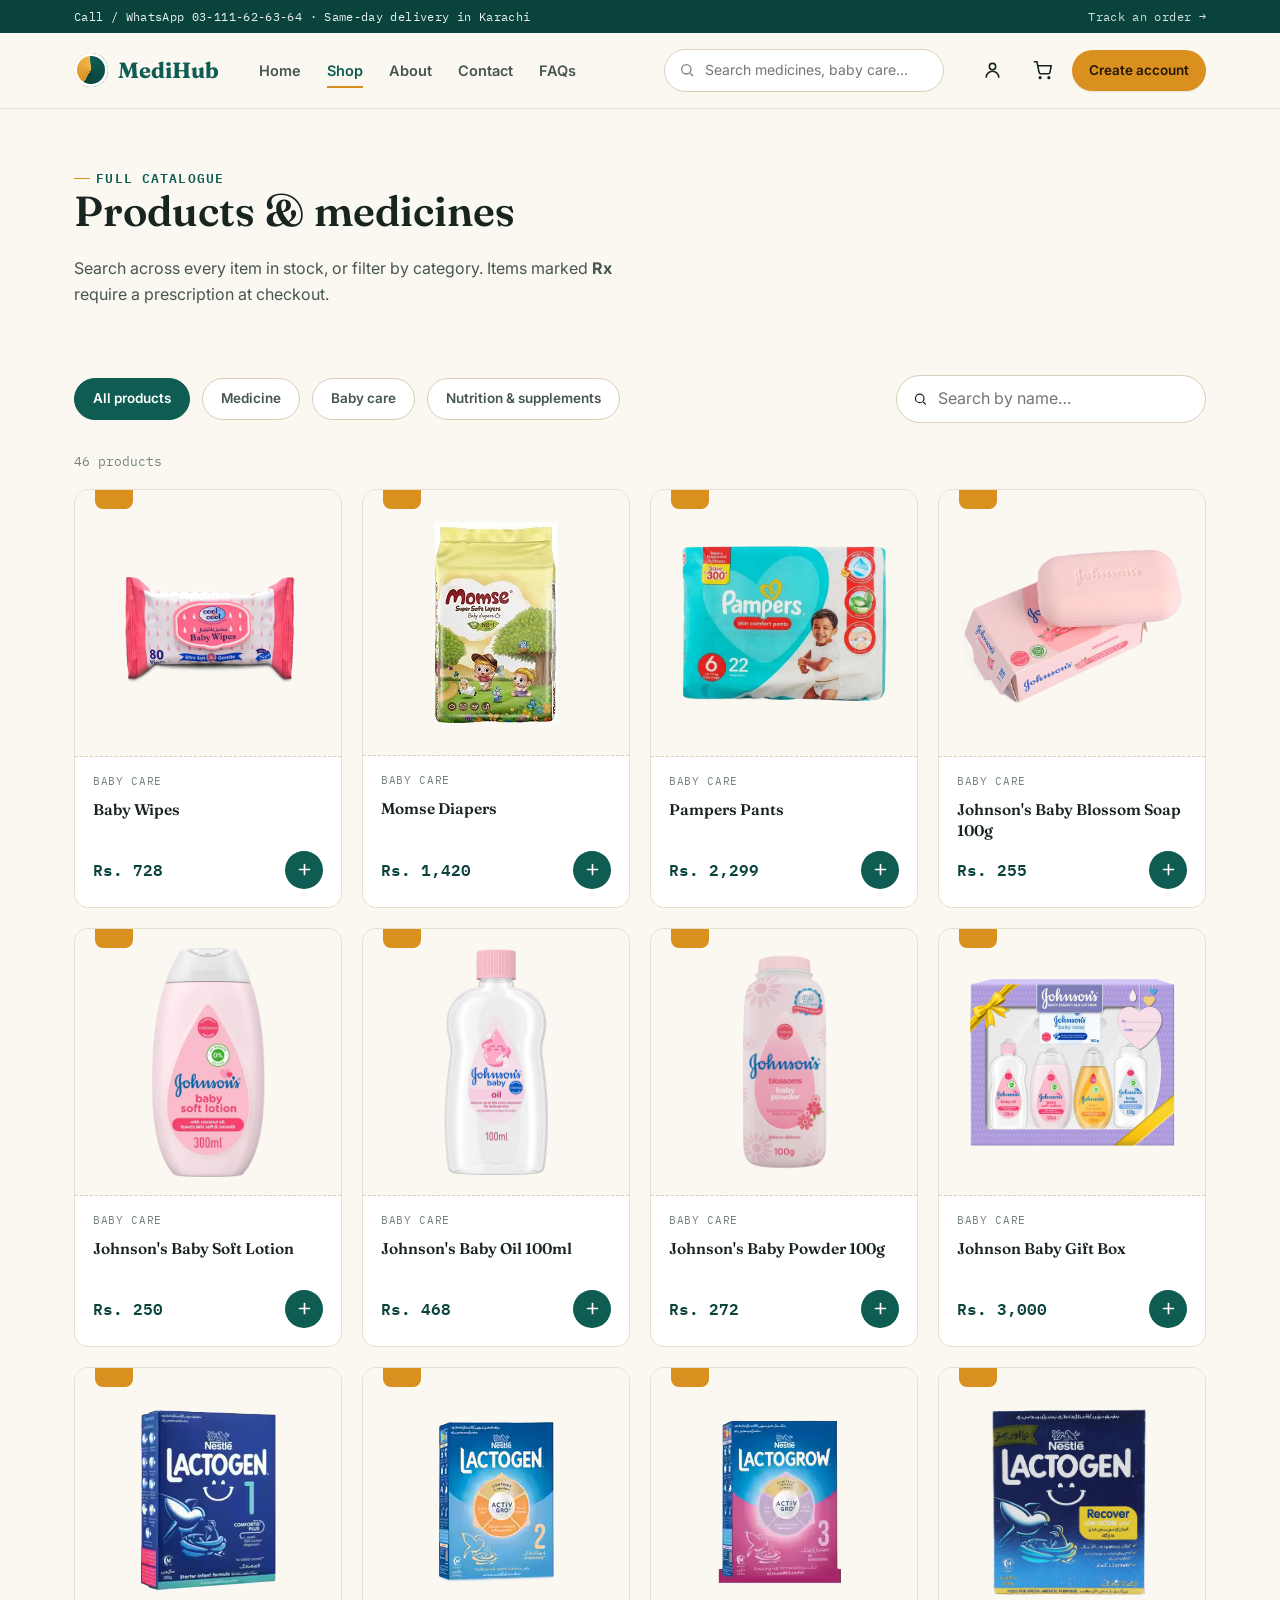
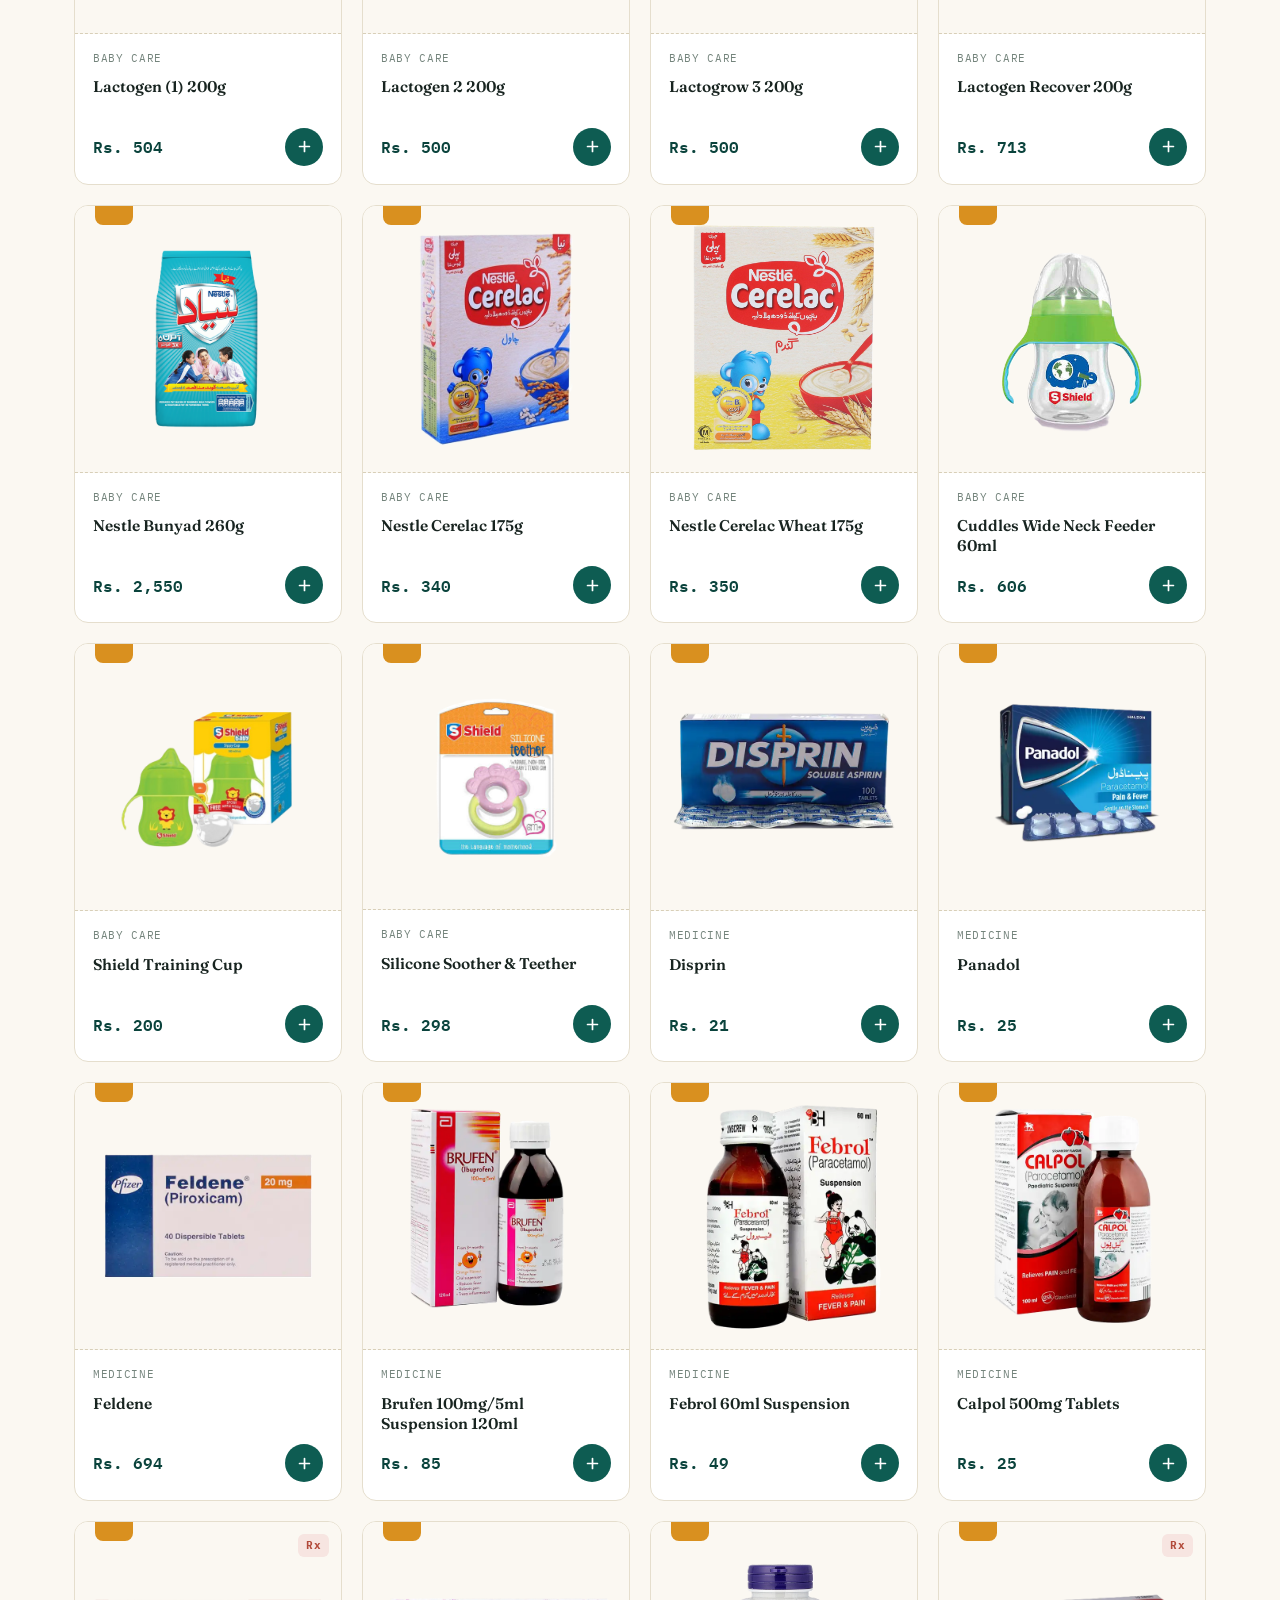
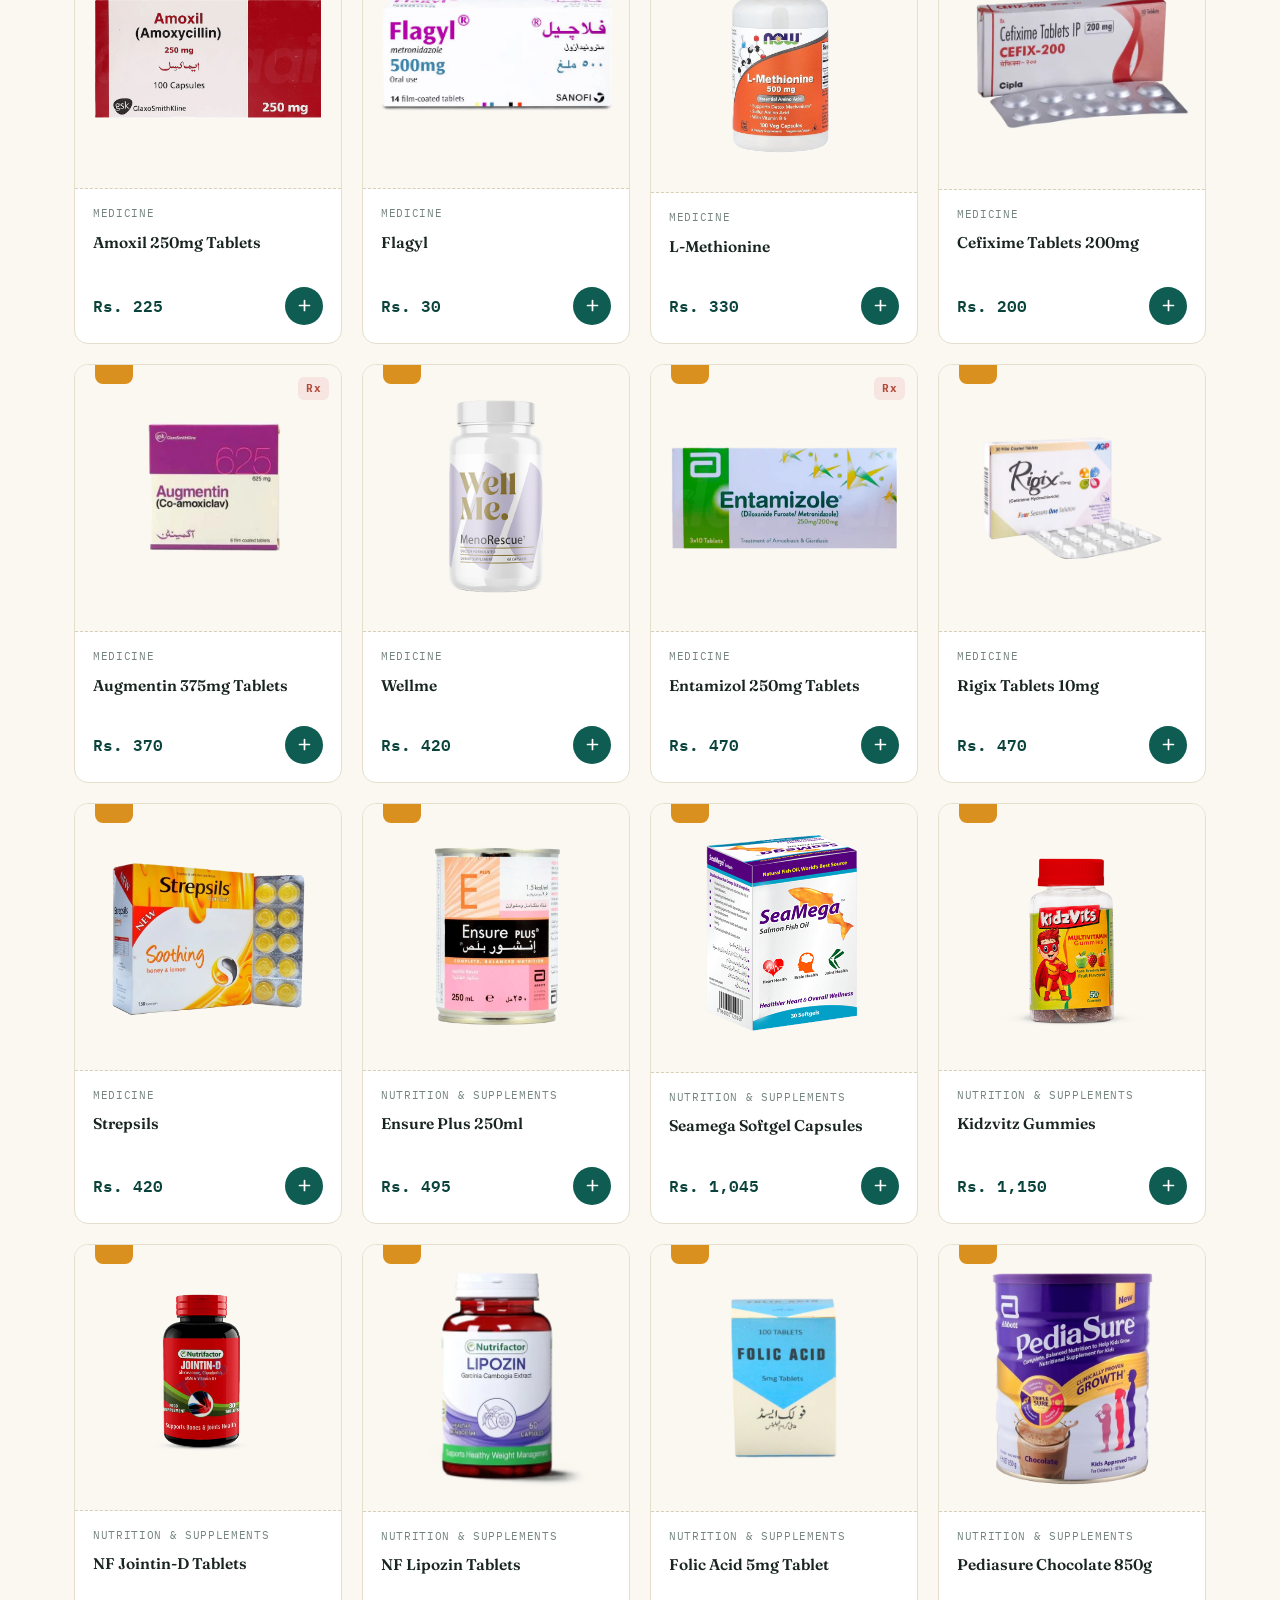
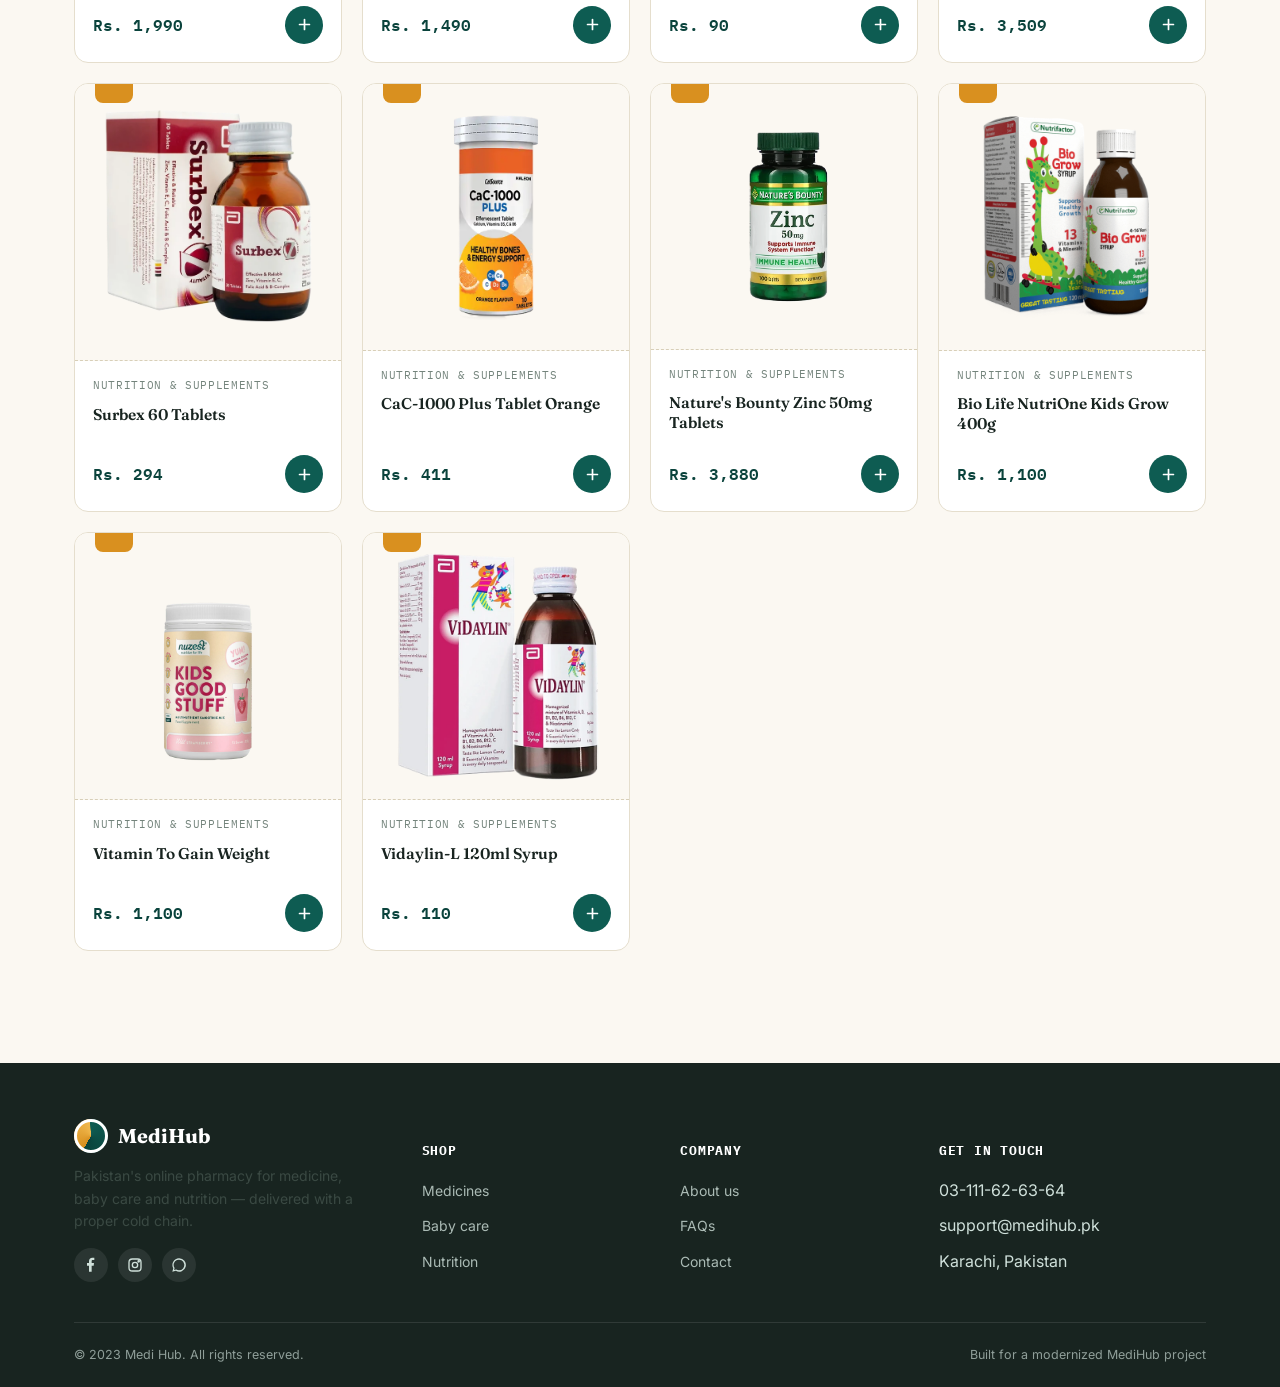
<file: medicine.html>
<!DOCTYPE html>
<html lang="en">

<head>
  <meta charset="UTF-8">
  <meta name="viewport" content="width=device-width, initial-scale=1.0">
  <title>Shop — MediHub</title>
  <meta name="description" content="Browse medicines, baby care and nutrition products at MediHub.">
  <link rel="stylesheet" href="css/styles.css">
</head>

<body>

  <header class="site-header">
    <div class="nav-strip">
      <div class="wrap">
        <span>Call / WhatsApp 03-111-62-63-64 · Same-day delivery in Karachi</span>
        <a href="sign-in.html">Track an order →</a>
      </div>
    </div>
    <div class="navbar wrap">
      <a href="index.html" class="brand"><span class="brand-mark" aria-hidden="true"></span>MediHub</a>
      <nav class="nav-links" aria-label="Primary">
        <a href="index.html">Home</a>
        <a href="medicine.html" aria-current="page">Shop</a>
        <a href="about.html">About</a>
        <a href="contact.html">Contact</a>
        <a href="faqs.html">FAQs</a>
      </nav>
      <form class="nav-search" role="search" onsubmit="return false;">
        <svg width="16" height="16" viewBox="0 0 24 24" fill="none" stroke="currentColor" stroke-width="2">
          <circle cx="11" cy="11" r="7" />
          <path d="M21 21l-4.3-4.3" />
        </svg>
        <input type="search" placeholder="Search medicines, baby care…" aria-label="Search products">
      </form>
      <div class="nav-actions">
        <a href="sign-in.html" class="icon-btn" aria-label="Account">
          <svg width="19" height="19" viewBox="0 0 24 24" fill="none" stroke="currentColor" stroke-width="2">
            <path d="M20 21a8 8 0 0 0-16 0" />
            <circle cx="12" cy="7" r="4" />
          </svg>
        </a>
        <a href="#shop" class="icon-btn" aria-label="Cart">
          <svg width="19" height="19" viewBox="0 0 24 24" fill="none" stroke="currentColor" stroke-width="2">
            <circle cx="9" cy="21" r="1" />
            <circle cx="20" cy="21" r="1" />
            <path d="M1 1h4l2.7 13.4a2 2 0 0 0 2 1.6h9.7a2 2 0 0 0 2-1.6L23 6H6" />
          </svg>
          <span class="cart-count" data-cart-count style="display:none">0</span>
        </a>
        <a href="sign-up.html" class="btn btn-amber btn-sm">Create account</a>
        <button class="icon-btn nav-toggle" data-nav-toggle aria-label="Open menu" aria-expanded="false">
          <svg width="20" height="20" viewBox="0 0 24 24" fill="none" stroke="currentColor" stroke-width="2">
            <path d="M3 6h18M3 12h18M3 18h18" />
          </svg>
        </button>
      </div>
    </div>
    <div class="mobile-panel" data-mobile-panel>
      <a href="index.html">Home</a>
      <a href="medicine.html">Shop</a>
      <a href="about.html">About</a>
      <a href="contact.html">Contact</a>
      <a href="faqs.html">FAQs</a>
      <a href="sign-in.html">Login</a>
      <a href="sign-up.html">Create account</a>
    </div>
  </header>

  <main>
    <section style="padding-bottom:0;">
      <div class="wrap">
        <span class="eyebrow">Full catalogue</span>
        <h1 style="font-size:clamp(28px,4vw,42px); max-width:20ch;">Products &amp; medicines</h1>
        <p style="max-width:56ch;">Search across every item in stock, or filter by category. Items marked
          <strong>Rx</strong> require a prescription at checkout.
        </p>
      </div>
    </section>

    <section id="shop">
      <div class="wrap">
        <div class="filter-bar">
          <button class="chip" data-filter="all" aria-pressed="true">All products</button>
          <button class="chip" data-filter="medicine" aria-pressed="false">Medicine</button>
          <button class="chip" data-filter="baby" aria-pressed="false">Baby care</button>
          <button class="chip" data-filter="nutrition" aria-pressed="false">Nutrition &amp; supplements</button>
          <div class="shop-search">
            <svg width="16" height="16" viewBox="0 0 24 24" fill="none" stroke="currentColor" stroke-width="2">
              <circle cx="11" cy="11" r="7" />
              <path d="M21 21l-4.3-4.3" />
            </svg>
            <input type="search" placeholder="Search by name…" data-shop-search aria-label="Search products">
          </div>
        </div>
        <p class="result-count" data-result-count></p>
        <div class="product-grid" data-product-grid></div>
      </div>
    </section>
  </main>

  <footer class="site-footer">
    <div class="wrap">
      <div class="footer-grid">
        <div>
          <div class="footer-brand"><span class="brand-mark" aria-hidden="true"></span>MediHub</div>
          <p style="opacity:.75; font-size:14px; max-width:32ch;">Pakistan's online pharmacy for medicine, baby care and
            nutrition — delivered with a proper cold chain.</p>
          <div class="social-row">
            <a href="#" aria-label="Facebook"><svg width="16" height="16" viewBox="0 0 24 24" fill="currentColor">
                <path
                  d="M13 22v-9h3l.5-4H13V6.5c0-1.2.3-2 2-2h2V1.1C16.6 1 15.4 1 14 1c-3 0-5 1.8-5 5.2V9H6v4h3v9h4Z" />
              </svg></a>
            <a href="#" aria-label="Instagram"><svg width="16" height="16" viewBox="0 0 24 24" fill="none"
                stroke="currentColor" stroke-width="2">
                <rect x="3" y="3" width="18" height="18" rx="5" />
                <circle cx="12" cy="12" r="4" />
                <circle cx="17.5" cy="6.5" r="1" />
              </svg></a>
            <a href="#" aria-label="WhatsApp"><svg width="16" height="16" viewBox="0 0 24 24" fill="currentColor">
                <path
                  d="M12 2a10 10 0 0 0-8.6 15L2 22l5.2-1.4A10 10 0 1 0 12 2Zm0 18a8 8 0 0 1-4.1-1.1l-.3-.2-3 .8.8-2.9-.2-.3A8 8 0 1 1 12 20Z" />
              </svg></a>
          </div>
        </div>
        <div class="footer-col">
          <h5>Shop</h5>
          <ul>
            <li><a href="medicine.html">Medicines</a></li>
            <li><a href="medicine.html">Baby care</a></li>
            <li><a href="medicine.html">Nutrition</a></li>
          </ul>
        </div>
        <div class="footer-col">
          <h5>Company</h5>
          <ul>
            <li><a href="about.html">About us</a></li>
            <li><a href="faqs.html">FAQs</a></li>
            <li><a href="contact.html">Contact</a></li>
          </ul>
        </div>
        <div class="footer-col">
          <h5>Get in touch</h5>
          <ul>
            <li>03-111-62-63-64</li>
            <li>support@medihub.pk</li>
            <li>Karachi, Pakistan</li>
          </ul>
        </div>
      </div>
      <div class="footer-bottom">
        <span>© 2023 Medi Hub. All rights reserved.</span>
        <span>Built for a modernized MediHub project</span>
      </div>
    </div>
  </footer>

  <script src="js/main.js"></script>
</body>

</html>
</file>
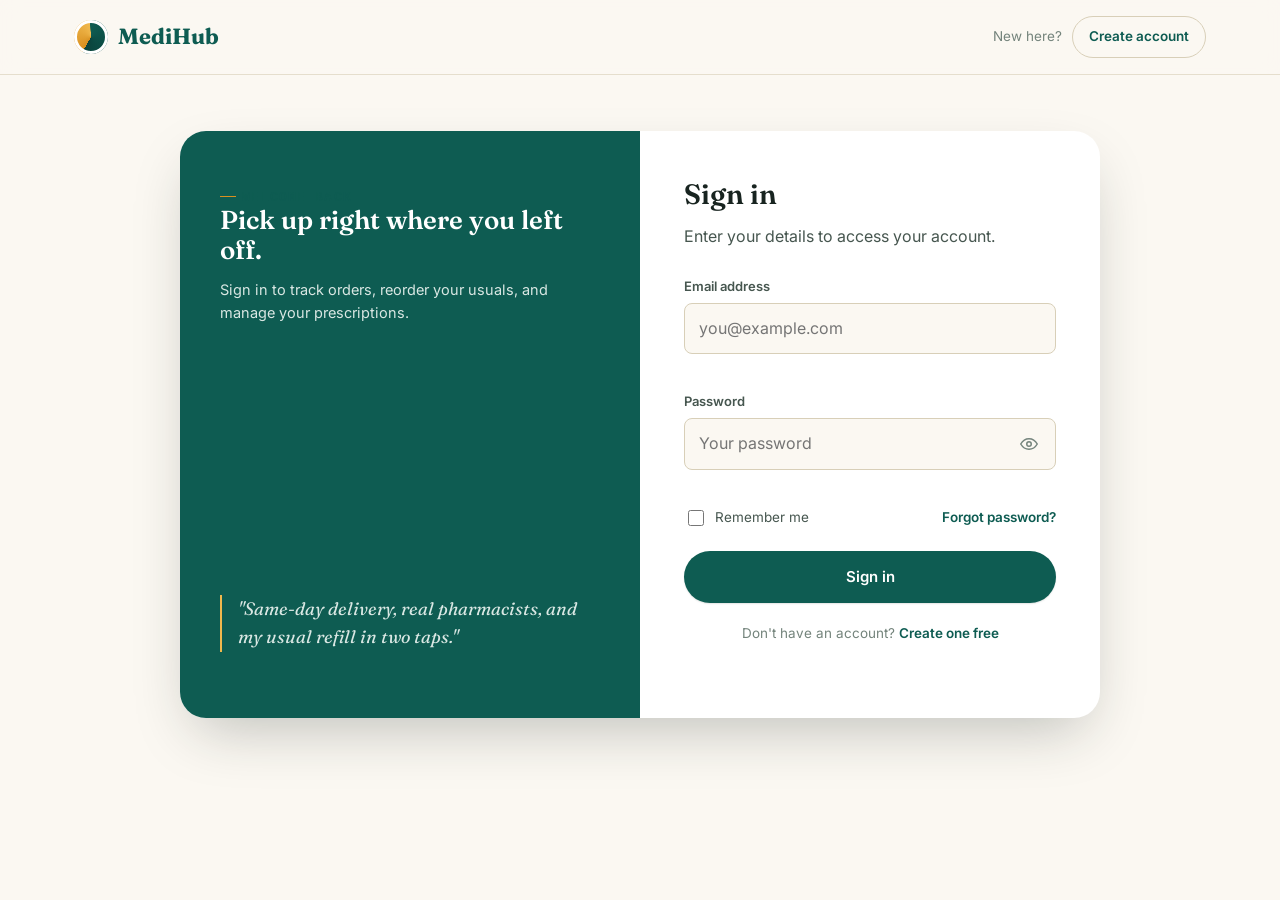
<file: Sign-in.html>
<!DOCTYPE html>
<html lang="en">
<head>
<meta charset="UTF-8">
<meta name="viewport" content="width=device-width, initial-scale=1.0">
<title>Sign In — MediHub</title>
<link rel="stylesheet" href="css/styles.css">
</head>
<body>

<header class="site-header">
  <div class="navbar wrap" style="padding:16px 24px;">
    <a href="index.html" class="brand"><span class="brand-mark" aria-hidden="true"></span>MediHub</a>
    <div class="nav-actions" style="margin-left:auto;">
      <span style="font-size:13.5px; color:var(--muted);">New here?</span>
      <a href="sign-up.html" class="btn btn-ghost btn-sm">Create account</a>
    </div>
  </div>
</header>

<main>
  <section class="auth-shell">
    <div class="wrap">
      <div class="auth-grid">
        <div class="auth-side">
          <div>
            <span class="eyebrow">Welcome back</span>
            <h2>Pick up right where you left off.</h2>
            <p>Sign in to track orders, reorder your usuals, and manage your prescriptions.</p>
          </div>
          <p class="quote">"Same-day delivery, real pharmacists, and my usual refill in two taps."</p>
        </div>

        <div class="auth-form-wrap">
          <h1>Sign in</h1>
          <p>Enter your details to access your account.</p>

          <form data-signin-form novalidate>
            <div class="field">
              <label for="si-email">Email address</label>
              <input id="si-email" name="email" type="email" placeholder="you@example.com" required>
              <p class="field-msg"></p>
            </div>

            <div class="field">
              <label for="si-password">Password</label>
              <div class="input-wrap">
                <input id="si-password" name="password" type="password" placeholder="Your password" required>
                <button type="button" class="pw-toggle" data-pw-toggle="#si-password" aria-label="Show password">
                  <svg width="18" height="18" viewBox="0 0 24 24" fill="none" stroke="currentColor" stroke-width="2"><path d="M1 12s4-7 11-7 11 7 11 7-4 7-11 7-11-7-11-7Z"/><circle cx="12" cy="12" r="3"/></svg>
                </button>
              </div>
              <p class="field-msg"></p>
            </div>

            <div class="check-row" style="justify-content:space-between; align-items:center;">
              <label style="display:flex; align-items:center; gap:8px; margin:0;">
                <input type="checkbox" name="remember"> Remember me
              </label>
              <a href="#" style="color:var(--primary); font-weight:600; font-size:13.5px;">Forgot password?</a>
            </div>

            <button type="submit" class="btn btn-primary btn-block">Sign in</button>
          </form>

          <p class="auth-foot">Don't have an account? <a href="sign-up.html">Create one free</a></p>
        </div>
      </div>
    </div>
  </section>
</main>

<script src="js/main.js"></script>
</body>
</html>
</file>
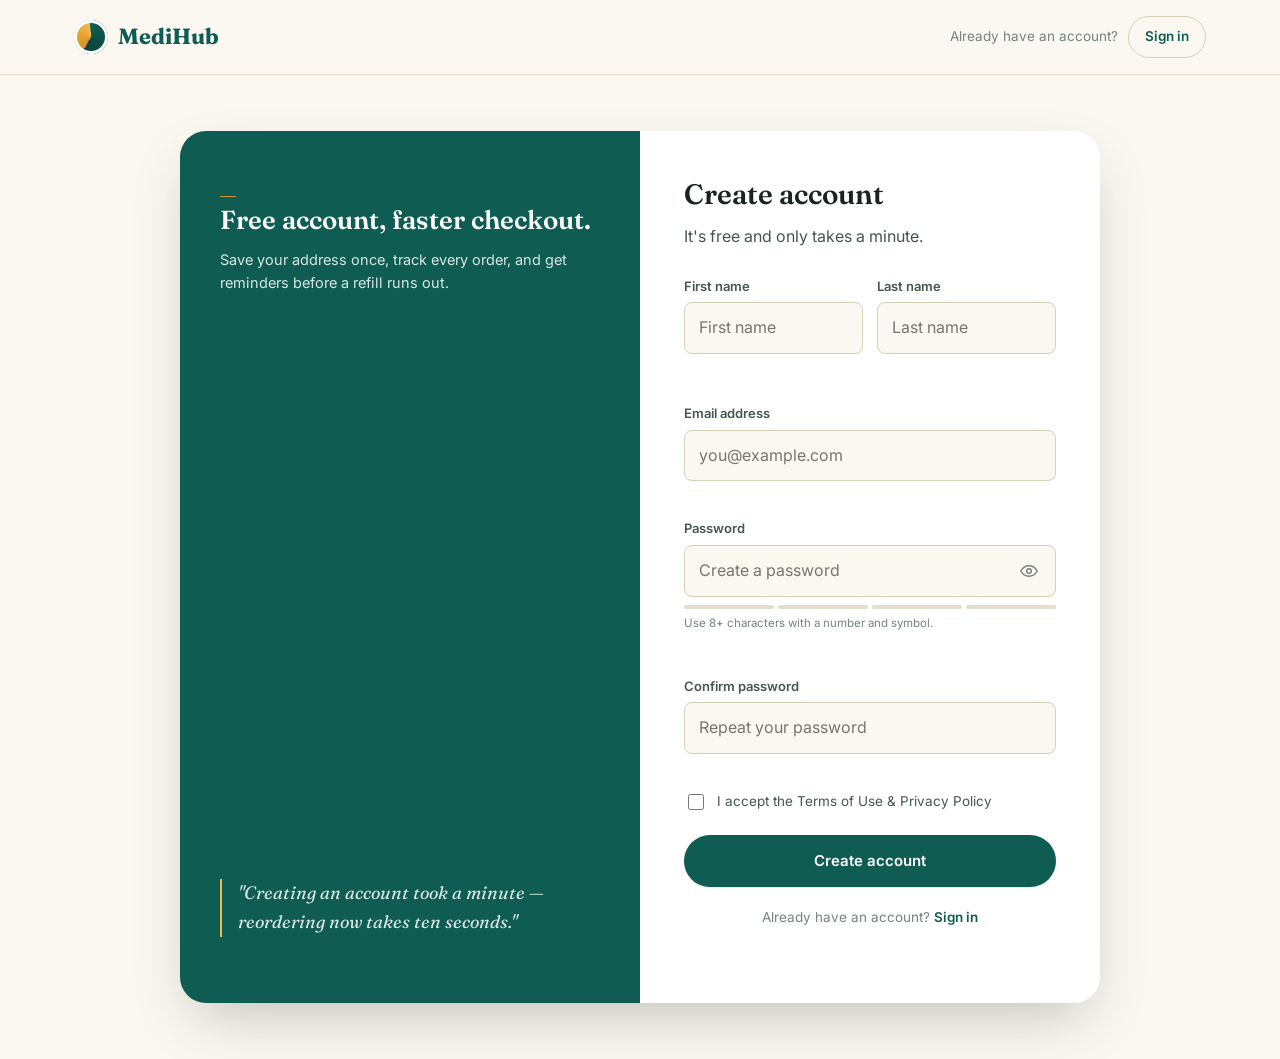
<file: Sign-up.html>
<!DOCTYPE html>
<html lang="en">
<head>
<meta charset="UTF-8">
<meta name="viewport" content="width=device-width, initial-scale=1.0">
<title>Create Account — MediHub</title>
<link rel="stylesheet" href="css/styles.css">
</head>
<body>

<header class="site-header">
  <div class="navbar wrap" style="padding:16px 24px;">
    <a href="index.html" class="brand"><span class="brand-mark" aria-hidden="true"></span>MediHub</a>
    <div class="nav-actions" style="margin-left:auto;">
      <span style="font-size:13.5px; color:var(--muted);">Already have an account?</span>
      <a href="sign-in.html" class="btn btn-ghost btn-sm">Sign in</a>
    </div>
  </div>
</header>

<main>
  <section class="auth-shell">
    <div class="wrap">
      <div class="auth-grid">
        <div class="auth-side">
          <div>
            <span class="eyebrow">Join MediHub</span>
            <h2>Free account, faster checkout.</h2>
            <p>Save your address once, track every order, and get reminders before a refill runs out.</p>
          </div>
          <p class="quote">"Creating an account took a minute — reordering now takes ten seconds."</p>
        </div>

        <div class="auth-form-wrap">
          <h1>Create account</h1>
          <p>It's free and only takes a minute.</p>

          <form data-signup-form novalidate>
            <div class="field-row">
              <div class="field">
                <label for="su-first">First name</label>
                <input id="su-first" name="firstname" type="text" placeholder="First name" required>
                <p class="field-msg"></p>
              </div>
              <div class="field">
                <label for="su-last">Last name</label>
                <input id="su-last" name="lastname" type="text" placeholder="Last name" required>
                <p class="field-msg"></p>
              </div>
            </div>

            <div class="field">
              <label for="su-email">Email address</label>
              <input id="su-email" name="email" type="email" placeholder="you@example.com" required>
              <p class="field-msg"></p>
            </div>

            <div class="field">
              <label for="su-password">Password</label>
              <div class="input-wrap">
                <input id="su-password" name="password" type="password" placeholder="Create a password" required data-minlength="8" data-pw-strength>
                <button type="button" class="pw-toggle" data-pw-toggle="#su-password" aria-label="Show password">
                  <svg width="18" height="18" viewBox="0 0 24 24" fill="none" stroke="currentColor" stroke-width="2"><path d="M1 12s4-7 11-7 11 7 11 7-4 7-11 7-11-7-11-7Z"/><circle cx="12" cy="12" r="3"/></svg>
                </button>
              </div>
              <div class="pw-meter" data-pw-meter><i></i><i></i><i></i><i></i></div>
              <p class="pw-hint" data-pw-hint>Use 8+ characters with a number and symbol.</p>
              <p class="field-msg"></p>
            </div>

            <div class="field">
              <label for="su-confirm">Confirm password</label>
              <input id="su-confirm" name="confirm_password" type="password" placeholder="Repeat your password" required data-matches="#su-password">
              <p class="field-msg"></p>
            </div>

            <label class="check-row">
              <input type="checkbox" data-consent>
              I accept the Terms of Use &amp; Privacy Policy
            </label>

            <button type="submit" class="btn btn-primary btn-block">Create account</button>
          </form>

          <p class="auth-foot">Already have an account? <a href="sign-in.html">Sign in</a></p>
        </div>
      </div>
    </div>
  </section>
</main>

<script src="js/main.js"></script>
</body>
</html>
</file>
<file: css/styles.css>
@import url('https://fonts.googleapis.com/css2?family=Fraunces:ital,opsz,wght@0,9..144,300;0,9..144,500;0,9..144,600;0,9..144,700;1,9..144,500&family=Inter:wght@400;500;600;700;800&family=IBM+Plex+Mono:wght@400;500;600&display=swap');

:root {
  /* Color */
  --bg: #FBF8F2;
  --surface: #FFFFFF;
  --ink: #182420;
  --ink-soft: #46564F;
  --muted: #74847C;
  --primary: #0E5C52;
  --primary-dark: #0A433C;
  --primary-tint: #E7EFEB;
  --amber: #D9901F;
  --amber-dark: #B4740F;
  --amber-light: #F0B84D;
  --amber-tint: #FBEDD1;
  --clay: #B24A3A;
  --clay-tint: #F7E5E1;
  --line: #E5DECD;
  --line-strong: #D8CFB8;

  /* Type */
  --font-display: 'Fraunces', 'Iowan Old Style', serif;
  --font-body: 'Inter', -apple-system, BlinkMacSystemFont, sans-serif;
  --font-mono: 'IBM Plex Mono', 'SFMono-Regular', monospace;

  /* Scale */
  --radius-s: 8px;
  --radius-m: 14px;
  --radius-l: 26px;
  --shadow-s: 0 1px 2px rgba(24, 36, 32, .07), 0 1px 1px rgba(24, 36, 32, .05);
  --shadow-m: 0 10px 30px -8px rgba(24, 36, 32, .16);
  --shadow-l: 0 24px 60px -16px rgba(24, 36, 32, .28);
  --wrap: 1180px;
}

/*  Reset  */
*,
*::before,
*::after {
  box-sizing: border-box;
}

html {
  scroll-behavior: smooth;
}

body {
  margin: 0;
  background: var(--bg);
  color: var(--ink);
  font-family: var(--font-body);
  font-size: 16px;
  line-height: 1.6;
  -webkit-font-smoothing: antialiased;
}

img {
  max-width: 100%;
  display: block;
}

a {
  color: inherit;
  text-decoration: none;
}

ul {
  list-style: none;
  margin: 0;
  padding: 0;
}

button {
  font: inherit;
  cursor: pointer;
}

input,
textarea,
select {
  font: inherit;
}

h1,
h2,
h3,
h4 {
  font-family: var(--font-display);
  margin: 0 0 .5em;
  line-height: 1.12;
  font-weight: 600;
  color: var(--ink);
}

p {
  margin: 0 0 1em;
  color: var(--ink-soft);
}

:focus-visible {
  outline: 2.5px solid var(--amber);
  outline-offset: 3px;
  border-radius: 4px;
}

@media (prefers-reduced-motion: reduce) {
  * {
    animation-duration: .001ms !important;
    transition-duration: .001ms !important;
    scroll-behavior: auto !important;
  }
}

.wrap {
  max-width: var(--wrap);
  margin: 0 auto;
  padding: 0 24px;
}

.eyebrow {
  font-family: var(--font-mono);
  font-size: 12.5px;
  letter-spacing: .09em;
  text-transform: uppercase;
  color: var(--primary);
  font-weight: 600;
  display: inline-flex;
  align-items: center;
  gap: .5em;
}

.eyebrow::before {
  content: "";
  width: 16px;
  height: 1px;
  background: var(--amber);
  display: inline-block;
}

/*  Buttons  */
.btn {
  display: inline-flex;
  align-items: center;
  justify-content: center;
  gap: .5em;
  padding: 13px 26px;
  border-radius: 999px;
  font-weight: 600;
  font-size: 15px;
  border: 1.5px solid transparent;
  transition: transform .15s ease, box-shadow .15s ease, background .15s ease, color .15s ease, border-color .15s ease;
  white-space: nowrap;
}

.btn:active {
  transform: translateY(1px);
}

.btn-primary {
  background: var(--primary);
  color: #fff;
  box-shadow: var(--shadow-s);
}

.btn-primary:hover {
  background: var(--primary-dark);
  box-shadow: var(--shadow-m);
}

.btn-amber {
  background: var(--amber);
  color: #241605;
  box-shadow: var(--shadow-s);
}

.btn-amber:hover {
  background: var(--amber-dark);
  color: #fff;
  box-shadow: var(--shadow-m);
}

.btn-ghost {
  background: transparent;
  color: var(--primary);
  border-color: var(--line-strong);
}

.btn-ghost:hover {
  border-color: var(--primary);
  background: var(--primary-tint);
}

.btn-block {
  width: 100%;
}

.btn-sm {
  padding: 9px 16px;
  font-size: 13.5px;
}

.btn[disabled] {
  opacity: .5;
  cursor: not-allowed;
}

/*  Nav  */
.site-header {
  position: sticky;
  top: 0;
  z-index: 50;
  background: rgba(251, 248, 242, .88);
  backdrop-filter: blur(10px);
  border-bottom: 1px solid var(--line);
}

.nav-strip {
  background: var(--primary-dark);
  color: #EAF3F0;
  font-family: var(--font-mono);
  font-size: 12px;
  letter-spacing: .03em;
}

.nav-strip .wrap {
  display: flex;
  justify-content: space-between;
  align-items: center;
  padding: 7px 24px;
  gap: 16px;
  flex-wrap: wrap;
}

.nav-strip a {
  color: #EAF3F0;
  opacity: .9;
}

.nav-strip a:hover {
  opacity: 1;
  text-decoration: underline;
}

.navbar {
  display: flex;
  align-items: center;
  gap: 28px;
  padding: 16px 24px;
}

.brand {
  display: flex;
  align-items: center;
  gap: 10px;
  font-family: var(--font-display);
  font-weight: 700;
  font-size: 22px;
  color: var(--primary);
  flex-shrink: 0;
}

.brand-mark {
  width: 34px;
  height: 34px;
  border-radius: 50%;
  background: conic-gradient(from 210deg, var(--amber), var(--amber-light) 40%, var(--primary) 41%, var(--primary-dark));
  display: inline-block;
  box-shadow: inset 0 0 0 3px var(--surface);
}

.nav-links {
  display: flex;
  align-items: center;
  gap: 26px;
  font-weight: 600;
  font-size: 14.5px;
  margin: 0 auto 0 12px;
}

.nav-links a {
  color: var(--ink-soft);
  position: relative;
  padding: 6px 0;
}

.nav-links a::after {
  content: "";
  position: absolute;
  left: 0;
  right: 0;
  bottom: 0;
  height: 2px;
  background: var(--amber);
  transform: scaleX(0);
  transform-origin: left;
  transition: transform .18s ease;
}

.nav-links a:hover,
.nav-links a[aria-current="page"] {
  color: var(--primary);
}

.nav-links a:hover::after,
.nav-links a[aria-current="page"]::after {
  transform: scaleX(1);
}

.nav-search {
  display: flex;
  align-items: center;
  gap: 8px;
  background: var(--surface);
  border: 1.5px solid var(--line-strong);
  border-radius: 999px;
  padding: 8px 14px;
  min-width: 200px;
  flex: 1;
  max-width: 280px;
}

.nav-search input {
  border: 0;
  outline: 0;
  background: transparent;
  width: 100%;
  font-size: 14px;
}

.nav-search svg {
  flex-shrink: 0;
  color: var(--muted);
}

.nav-actions {
  display: flex;
  align-items: center;
  gap: 10px;
  flex-shrink: 0;
}

.icon-btn {
  position: relative;
  width: 40px;
  height: 40px;
  border-radius: 50%;
  display: flex;
  align-items: center;
  justify-content: center;
  color: var(--ink);
  background: transparent;
  border: 1.5px solid transparent;
}

.icon-btn:hover {
  background: var(--primary-tint);
  border-color: var(--line-strong);
}

.cart-count {
  position: absolute;
  top: -2px;
  right: -2px;
  background: var(--amber);
  color: #241605;
  font-family: var(--font-mono);
  font-size: 10.5px;
  font-weight: 700;
  min-width: 17px;
  height: 17px;
  border-radius: 999px;
  display: flex;
  align-items: center;
  justify-content: center;
  padding: 0 3px;
  border: 2px solid var(--bg);
}

.nav-toggle {
  display: none;
}

@media (max-width: 900px) {

  .nav-links,
  .nav-search {
    display: none;
  }

  .nav-toggle {
    display: flex;
  }

  .mobile-panel.open {
    display: flex;
  }
}

.mobile-panel {
  display: none;
  flex-direction: column;
  gap: 2px;
  padding: 8px 24px 18px;
  border-top: 1px solid var(--line);
}

.mobile-panel a {
  padding: 12px 4px;
  font-weight: 600;
  border-bottom: 1px dashed var(--line);
}

.mobile-panel form {
  margin-top: 10px;
}

/* cart  */
.toast {
  position: fixed;
  bottom: 22px;
  right: 22px;
  z-index: 200;
  background: var(--ink);
  color: #fff;
  padding: 14px 20px;
  border-radius: var(--radius-s);
  font-size: 14px;
  font-weight: 600;
  box-shadow: var(--shadow-l);
  display: flex;
  align-items: center;
  gap: 10px;
  transform: translateY(120%);
  opacity: 0;
  transition: transform .3s ease, opacity .3s ease;
}

.toast.show {
  transform: translateY(0);
  opacity: 1;
}

.toast .dot {
  width: 8px;
  height: 8px;
  border-radius: 50%;
  background: var(--amber-light);
  flex-shrink: 0;
}

/*  Hero */
.hero {
  padding: 64px 0 40px;
  position: relative;
  overflow: hidden;
}

.hero .wrap {
  display: grid;
  grid-template-columns: 1.1fr .9fr;
  gap: 56px;
  align-items: center;
}

.hero-badge {
  display: inline-flex;
  align-items: center;
  gap: 8px;
  background: var(--amber-tint);
  color: var(--amber-dark);
  font-family: var(--font-mono);
  font-size: 12.5px;
  font-weight: 600;
  padding: 7px 14px;
  border-radius: 999px;
  margin-bottom: 22px;
}

.hero h1 {
  font-size: clamp(34px, 4.6vw, 58px);
  letter-spacing: -.01em;
}

.hero h1 em {
  font-style: italic;
  color: var(--primary);
  font-weight: 500;
}

.hero-sub {
  font-size: 17.5px;
  max-width: 46ch;
  margin-bottom: 28px;
}

.hero-ctas {
  display: flex;
  gap: 14px;
  flex-wrap: wrap;
  margin-bottom: 36px;
}

.trust-row {
  display: flex;
  gap: 26px;
  flex-wrap: wrap;
}

.trust-item {
  display: flex;
  align-items: center;
  gap: 9px;
  font-size: 13.5px;
  font-weight: 600;
  color: var(--ink-soft);
}

.trust-item svg {
  color: var(--primary);
  flex-shrink: 0;
}

.hero-art {
  position: relative;
}

.pulse-line {
  position: absolute;
  left: -40px;
  right: -40px;
  top: 50%;
  transform: translateY(-50%);
  z-index: 0;
  opacity: .5;
}

.label-hero {
  position: relative;
  z-index: 1;
  background: var(--surface);
  border-radius: var(--radius-l);
  box-shadow: var(--shadow-l);
  padding: 34px 30px 30px;
  border: 1px solid var(--line);
}

.label-hero::before {
  content: "";
  position: absolute;
  top: -16px;
  left: 34px;
  width: 64px;
  height: 32px;
  background: var(--amber);
  border-radius: 12px 12px 4px 4px;
  box-shadow: var(--shadow-s);
}

.label-hero .rx {
  font-family: var(--font-mono);
  font-size: 12px;
  letter-spacing: .08em;
  color: var(--muted);
  text-transform: uppercase;
  margin-bottom: 6px;
}

.label-hero h3 {
  font-size: 22px;
  margin-bottom: 14px;
}

.label-hero .divider {
  border: 0;
  border-top: 1.5px dashed var(--line-strong);
  margin: 16px 0;
}

.label-hero dl {
  display: grid;
  grid-template-columns: auto 1fr;
  gap: 8px 14px;
  font-size: 13.5px;
}

.label-hero dt {
  font-family: var(--font-mono);
  color: var(--muted);
}

.label-hero dd {
  margin: 0;
  font-weight: 600;
}

@media (max-width: 860px) {
  .hero .wrap {
    grid-template-columns: 1fr;
  }

  .hero-art {
    order: -1;
    max-width: 380px;
  }
}

/*  Sections */
section {
  padding: 52px 0;
}

.section-head {
  display: flex;
  align-items: flex-end;
  justify-content: space-between;
  gap: 20px;
  margin-bottom: 30px;
  flex-wrap: wrap;
}

.section-head h2 {
  font-size: clamp(24px, 3vw, 34px);
  margin-bottom: 0;
}

.section-head p {
  margin: 0;
  max-width: 44ch;
}

.band {
  background: var(--primary);
  color: #fff;
}

.band .eyebrow {
  color: var(--amber-light);
}

.band .eyebrow::before {
  background: var(--amber-light);
}

.band h2 {
  color: #fff;
}

.band p {
  color: #D9E7E3;
}

/* Trust strip */
.trust-strip {
  padding: 26px 0;
  border-top: 1px solid var(--line);
  border-bottom: 1px solid var(--line);
}

.trust-strip .wrap {
  display: grid;
  grid-template-columns: repeat(4, 1fr);
  gap: 20px;
}

.trust-strip .item {
  display: flex;
  align-items: center;
  gap: 12px;
}

.trust-strip .item svg {
  color: var(--primary);
  flex-shrink: 0;
}

.trust-strip strong {
  display: block;
  font-size: 14px;
}

.trust-strip span {
  font-size: 12.5px;
  color: var(--muted);
}

@media (max-width:760px) {
  .trust-strip .wrap {
    grid-template-columns: 1fr 1fr;
  }
}

/* Category cards */
.cat-grid {
  display: grid;
  grid-template-columns: repeat(4, 1fr);
  gap: 18px;
}

.cat-card {
  background: var(--surface);
  border: 1px solid var(--line);
  border-radius: var(--radius-m);
  padding: 24px 20px;
  text-align: left;
  transition: transform .18s ease, box-shadow .18s ease, border-color .18s ease;
  position: relative;
  overflow: hidden;
}

.cat-card:hover {
  transform: translateY(-4px);
  box-shadow: var(--shadow-m);
  border-color: var(--amber);
}

.cat-card .icon {
  width: 44px;
  height: 44px;
  border-radius: 12px;
  background: var(--primary-tint);
  color: var(--primary);
  display: flex;
  align-items: center;
  justify-content: center;
  margin-bottom: 16px;
}

.cat-card h3 {
  font-size: 17px;
  margin-bottom: 4px;
}

.cat-card span {
  font-size: 13px;
  color: var(--muted);
}

@media (max-width:860px) {
  .cat-grid {
    grid-template-columns: 1fr 1fr;
  }
}

/* Product / label cards */
.product-grid {
  display: grid;
  grid-template-columns: repeat(4, 1fr);
  gap: 20px;
}

.product-card {
  background: var(--surface);
  border: 1px solid var(--line);
  border-radius: var(--radius-m);
  overflow: hidden;
  position: relative;
  display: flex;
  flex-direction: column;
  transition: transform .18s ease, box-shadow .18s ease;
}

.product-card:hover {
  transform: translateY(-3px);
  box-shadow: var(--shadow-m);
}

.product-card .cap {
  position: absolute;
  top: -1px;
  left: 20px;
  width: 38px;
  height: 20px;
  background: var(--amber);
  border-radius: 0 0 8px 8px;
}

.product-card .rx-badge {
  position: absolute;
  top: 12px;
  right: 12px;
  z-index: 2;
  background: var(--clay-tint);
  color: var(--clay);
  font-family: var(--font-mono);
  font-size: 10.5px;
  font-weight: 700;
  letter-spacing: .04em;
  padding: 3px 8px;
  border-radius: 6px;
}

.product-card .thumb {
  aspect-ratio: 1/1;
  background: var(--bg);
  display: flex;
  align-items: center;
  justify-content: center;
  padding: 14px;
  border-bottom: 1px dashed var(--line-strong);
}

.product-card .thumb img {
  width: auto;
  height: auto;
  max-width: 100%;
  max-height: 100%;
}

.product-body {
  padding: 16px 18px 18px;
  display: flex;
  flex-direction: column;
  gap: 10px;
  flex: 1;
}

.product-body .kicker {
  font-family: var(--font-mono);
  font-size: 11px;
  color: var(--muted);
  text-transform: uppercase;
  letter-spacing: .06em;
}

.product-body h3 {
  font-size: 15.5px;
  margin: 0;
  line-height: 1.3;
  min-height: 2.6em;
}

.product-foot {
  display: flex;
  align-items: center;
  justify-content: space-between;
  margin-top: auto;
  gap: 10px;
}

.price {
  font-family: var(--font-mono);
  font-weight: 600;
  font-size: 16px;
  color: var(--primary-dark);
}

.price small {
  font-size: 11.5px;
  color: var(--muted);
  font-weight: 500;
}

.add-btn {
  width: 38px;
  height: 38px;
  border-radius: 50%;
  background: var(--primary);
  color: #fff;
  display: flex;
  align-items: center;
  justify-content: center;
  border: 0;
  transition: background .15s ease, transform .15s ease;
  flex-shrink: 0;
}

.add-btn:hover {
  background: var(--amber-dark);
}

.add-btn.added {
  background: var(--amber);
}

.add-btn:active {
  transform: scale(.9);
}

@media (max-width:980px) {
  .product-grid {
    grid-template-columns: repeat(2, 1fr);
  }
}

@media (max-width:520px) {
  .product-grid {
    grid-template-columns: 1fr;
  }

  .cat-grid {
    grid-template-columns: 1fr;
  }
}

/* Filter bar (shop page) */
.filter-bar {
  display: flex;
  align-items: center;
  gap: 12px;
  flex-wrap: wrap;
  margin-bottom: 28px;
}

.chip {
  padding: 9px 18px;
  border-radius: 999px;
  border: 1.5px solid var(--line-strong);
  font-weight: 600;
  font-size: 13.5px;
  color: var(--ink-soft);
  background: var(--surface);
  transition: all .15s ease;
}

.chip[aria-pressed="true"] {
  background: var(--primary);
  color: #fff;
  border-color: var(--primary);
}

.chip:hover {
  border-color: var(--primary);
}

.shop-search {
  margin-left: auto;
  display: flex;
  align-items: center;
  gap: 8px;
  background: var(--surface);
  border: 1.5px solid var(--line-strong);
  border-radius: 999px;
  padding: 9px 16px;
  min-width: 220px;
}

.shop-search input {
  border: 0;
  outline: 0;
  background: transparent;
  width: 100%;
}

.result-count {
  font-family: var(--font-mono);
  font-size: 12.5px;
  color: var(--muted);
  margin-bottom: 18px;
}

.empty-state {
  text-align: center;
  padding: 60px 20px;
  color: var(--muted);
}

.empty-state svg {
  margin-bottom: 14px;
  color: var(--line-strong);
}

/* Benefit / feature list */
.feature-list {
  display: grid;
  grid-template-columns: repeat(2, 1fr);
  gap: 16px;
}

.feature-item {
  display: flex;
  gap: 14px;
  background: var(--surface);
  border: 1px solid var(--line);
  border-radius: var(--radius-m);
  padding: 18px;
}

.feature-item .num {
  font-family: var(--font-mono);
  font-size: 13px;
  color: var(--amber-dark);
  font-weight: 700;
  flex-shrink: 0;
}

.feature-item h4 {
  font-size: 15.5px;
  margin-bottom: 4px;
}

.feature-item p {
  font-size: 13.5px;
  margin: 0;
}

@media (max-width:760px) {
  .feature-list {
    grid-template-columns: 1fr;
  }
}

/* Stat row */
.stat-row {
  display: flex;
  gap: 36px;
  flex-wrap: wrap;
}

.stat {}

.stat strong {
  font-family: var(--font-display);
  font-size: 36px;
  display: block;
  color: var(--primary);
}

.stat span {
  font-size: 13px;
  color: var(--muted);
}

/*  Forms  */
.auth-shell {
  min-height: calc(100vh - 200px);
  display: flex;
  align-items: center;
  padding: 56px 0;
}

.auth-grid {
  display: grid;
  grid-template-columns: 1fr 1fr;
  gap: 0;
  max-width: 920px;
  margin: 0 auto;
  border-radius: var(--radius-l);
  overflow: hidden;
  box-shadow: var(--shadow-l);
  background: var(--surface);
}

.auth-side {
  background: var(--primary);
  color: #fff;
  padding: 48px 40px;
  display: flex;
  flex-direction: column;
  justify-content: space-between;
  position: relative;
}

.auth-side h2 {
  color: #fff;
  font-size: 26px;
}

.auth-side p {
  color: #D9E7E3;
  font-size: 14.5px;
}

.auth-side .quote {
  font-style: italic;
  font-family: var(--font-display);
  font-size: 18px;
  border-left: 2px solid var(--amber-light);
  padding-left: 16px;
  margin-top: 20px;
}

.auth-form-wrap {
  padding: 48px 44px;
}

.auth-form-wrap h1 {
  font-size: 28px;
}

.auth-form-wrap>p {
  margin-bottom: 26px;
}

@media (max-width:760px) {
  .auth-grid {
    grid-template-columns: 1fr;
  }

  .auth-side {
    display: none;
  }
}

.field {
  margin-bottom: 18px;
  position: relative;
}

.field label {
  display: block;
  font-size: 13px;
  font-weight: 600;
  margin-bottom: 6px;
  color: var(--ink-soft);
}

.field .input-wrap {
  position: relative;
}

.field input,
.field textarea {
  width: 100%;
  padding: 12px 14px;
  border: 1.5px solid var(--line-strong);
  border-radius: var(--radius-s);
  background: var(--bg);
  transition: border-color .15s ease, background .15s ease;
}

.field input:focus,
.field textarea:focus {
  border-color: var(--primary);
  background: #fff;
  outline: none;
}

.field textarea {
  resize: vertical;
  min-height: 110px;
}

.field.error input,
.field.error textarea {
  border-color: var(--clay);
  background: var(--clay-tint);
}

.field-msg {
  font-size: 12px;
  margin-top: 5px;
  min-height: 14px;
}

.field.error .field-msg {
  color: var(--clay);
  font-weight: 600;
}

.field-row {
  display: grid;
  grid-template-columns: 1fr 1fr;
  gap: 14px;
}

@media (max-width:520px) {
  .field-row {
    grid-template-columns: 1fr;
  }
}

.pw-toggle {
  position: absolute;
  right: 12px;
  top: 50%;
  transform: translateY(-50%);
  background: none;
  border: 0;
  color: var(--muted);
  display: flex;
}

.pw-meter {
  display: flex;
  gap: 4px;
  margin-top: 8px;
}

.pw-meter i {
  height: 4px;
  flex: 1;
  border-radius: 2px;
  background: var(--line);
  transition: background .2s ease;
}

.pw-hint {
  font-size: 11.5px;
  color: var(--muted);
  margin-top: 5px;
}

.check-row {
  display: flex;
  align-items: flex-start;
  gap: 10px;
  font-size: 13.5px;
  color: var(--ink-soft);
  margin-bottom: 22px;
}

.check-row input {
  margin-top: 3px;
  accent-color: var(--primary);
  width: 16px;
  height: 16px;
  flex-shrink: 0;
}

.auth-foot {
  text-align: center;
  margin-top: 20px;
  font-size: 13.5px;
  color: var(--muted);
}

.auth-foot a {
  color: var(--primary);
  font-weight: 600;
}

.form-success {
  display: none;
  text-align: center;
  padding: 30px 10px;
}

.form-success.show {
  display: block;
}

.form-success .check-circle {
  width: 56px;
  height: 56px;
  border-radius: 50%;
  background: var(--primary-tint);
  color: var(--primary);
  display: flex;
  align-items: center;
  justify-content: center;
  margin: 0 auto 16px;
}

/* Contact page split */
.contact-grid {
  display: grid;
  grid-template-columns: .85fr 1.15fr;
  gap: 40px;
  align-items: start;
}

.contact-cards {
  display: flex;
  flex-direction: column;
  gap: 14px;
}

.contact-card {
  background: var(--surface);
  border: 1px solid var(--line);
  border-radius: var(--radius-m);
  padding: 18px 20px;
  display: flex;
  gap: 14px;
  align-items: flex-start;
}

.contact-card .icon {
  width: 38px;
  height: 38px;
  border-radius: 10px;
  background: var(--amber-tint);
  color: var(--amber-dark);
  display: flex;
  align-items: center;
  justify-content: center;
  flex-shrink: 0;
}

.contact-card h4 {
  font-size: 14.5px;
  margin-bottom: 2px;
}

.contact-card p {
  font-size: 13.5px;
  margin: 0;
}

.contact-form-card {
  background: var(--surface);
  border: 1px solid var(--line);
  border-radius: var(--radius-l);
  padding: 36px;
  box-shadow: var(--shadow-m);
}

@media (max-width:860px) {
  .contact-grid {
    grid-template-columns: 1fr;
  }
}

/*  FAQ  */
.faq-search {
  display: flex;
  align-items: center;
  gap: 10px;
  background: var(--surface);
  border: 1.5px solid var(--line-strong);
  border-radius: 999px;
  padding: 12px 20px;
  max-width: 480px;
  margin: 0 auto 34px;
}

.faq-search input {
  border: 0;
  outline: 0;
  background: transparent;
  width: 100%;
  font-size: 15px;
}

.faq-list {
  max-width: 760px;
  margin: 0 auto;
  display: flex;
  flex-direction: column;
  gap: 10px;
}

.faq-item {
  background: var(--surface);
  border: 1px solid var(--line);
  border-radius: var(--radius-m);
  overflow: hidden;
}

.faq-q {
  width: 100%;
  text-align: left;
  display: flex;
  align-items: center;
  justify-content: space-between;
  gap: 16px;
  padding: 18px 22px;
  background: none;
  border: 0;
  font-weight: 600;
  font-size: 15px;
  color: var(--ink);
}

.faq-q .num {
  font-family: var(--font-mono);
  font-size: 12px;
  color: var(--amber-dark);
  margin-right: 12px;
}

.faq-q .plus {
  flex-shrink: 0;
  transition: transform .25s ease;
  color: var(--primary);
}

.faq-item[data-open="true"] .plus {
  transform: rotate(45deg);
}

.faq-a {
  max-height: 0;
  overflow: hidden;
  transition: max-height .3s ease;
}

.faq-a-inner {
  padding: 0 22px 20px 22px;
  font-size: 14.5px;
  color: var(--ink-soft);
  border-top: 1px dashed var(--line-strong);
  padding-top: 14px;
  margin: 0 22px;
}

.faq-item[data-open="true"] .faq-a {
  max-height: 600px;
}

/*  Footer  */
.site-footer {
  background: var(--ink);
  color: #CFE0DA;
  padding: 56px 0 0;
  margin-top: 60px;
}

.footer-grid {
  display: grid;
  grid-template-columns: 1.4fr 1fr 1fr 1.2fr;
  gap: 36px;
  padding-bottom: 40px;
  border-bottom: 1px solid rgba(255, 255, 255, .1);
}

.footer-brand {
  display: flex;
  align-items: center;
  gap: 10px;
  font-family: var(--font-display);
  font-weight: 700;
  font-size: 20px;
  color: #fff;
  margin-bottom: 12px;
}

.footer-col h5 {
  color: #fff;
  font-size: 13px;
  text-transform: uppercase;
  letter-spacing: .06em;
  font-family: var(--font-mono);
  margin-bottom: 16px;
}

.footer-col ul {
  display: flex;
  flex-direction: column;
  gap: 10px;
}

.footer-col a {
  font-size: 14px;
  opacity: .8;
}

.footer-col a:hover {
  opacity: 1;
  color: var(--amber-light);
}

.footer-bottom {
  display: flex;
  justify-content: space-between;
  align-items: center;
  padding: 22px 0;
  flex-wrap: wrap;
  gap: 10px;
  font-size: 12.5px;
  opacity: .65;
}

.social-row {
  display: flex;
  gap: 10px;
  margin-top: 16px;
}

.social-row a {
  width: 34px;
  height: 34px;
  border-radius: 50%;
  background: rgba(255, 255, 255, .08);
  display: flex;
  align-items: center;
  justify-content: center;
}

.social-row a:hover {
  background: var(--amber);
  color: #241605;
}

@media (max-width:860px) {
  .footer-grid {
    grid-template-columns: 1fr 1fr;
  }
}

@media (max-width:520px) {
  .footer-grid {
    grid-template-columns: 1fr;
  }
}

/* utility */
.mt-0 {
  margin-top: 0
}

.mb-0 {
  margin-bottom: 0
}

.center {
  text-align: center
}

.visually-hidden {
  position: absolute;
  width: 1px;
  height: 1px;
  overflow: hidden;
  clip: rect(0 0 0 0);
  white-space: nowrap;
}
</file>
